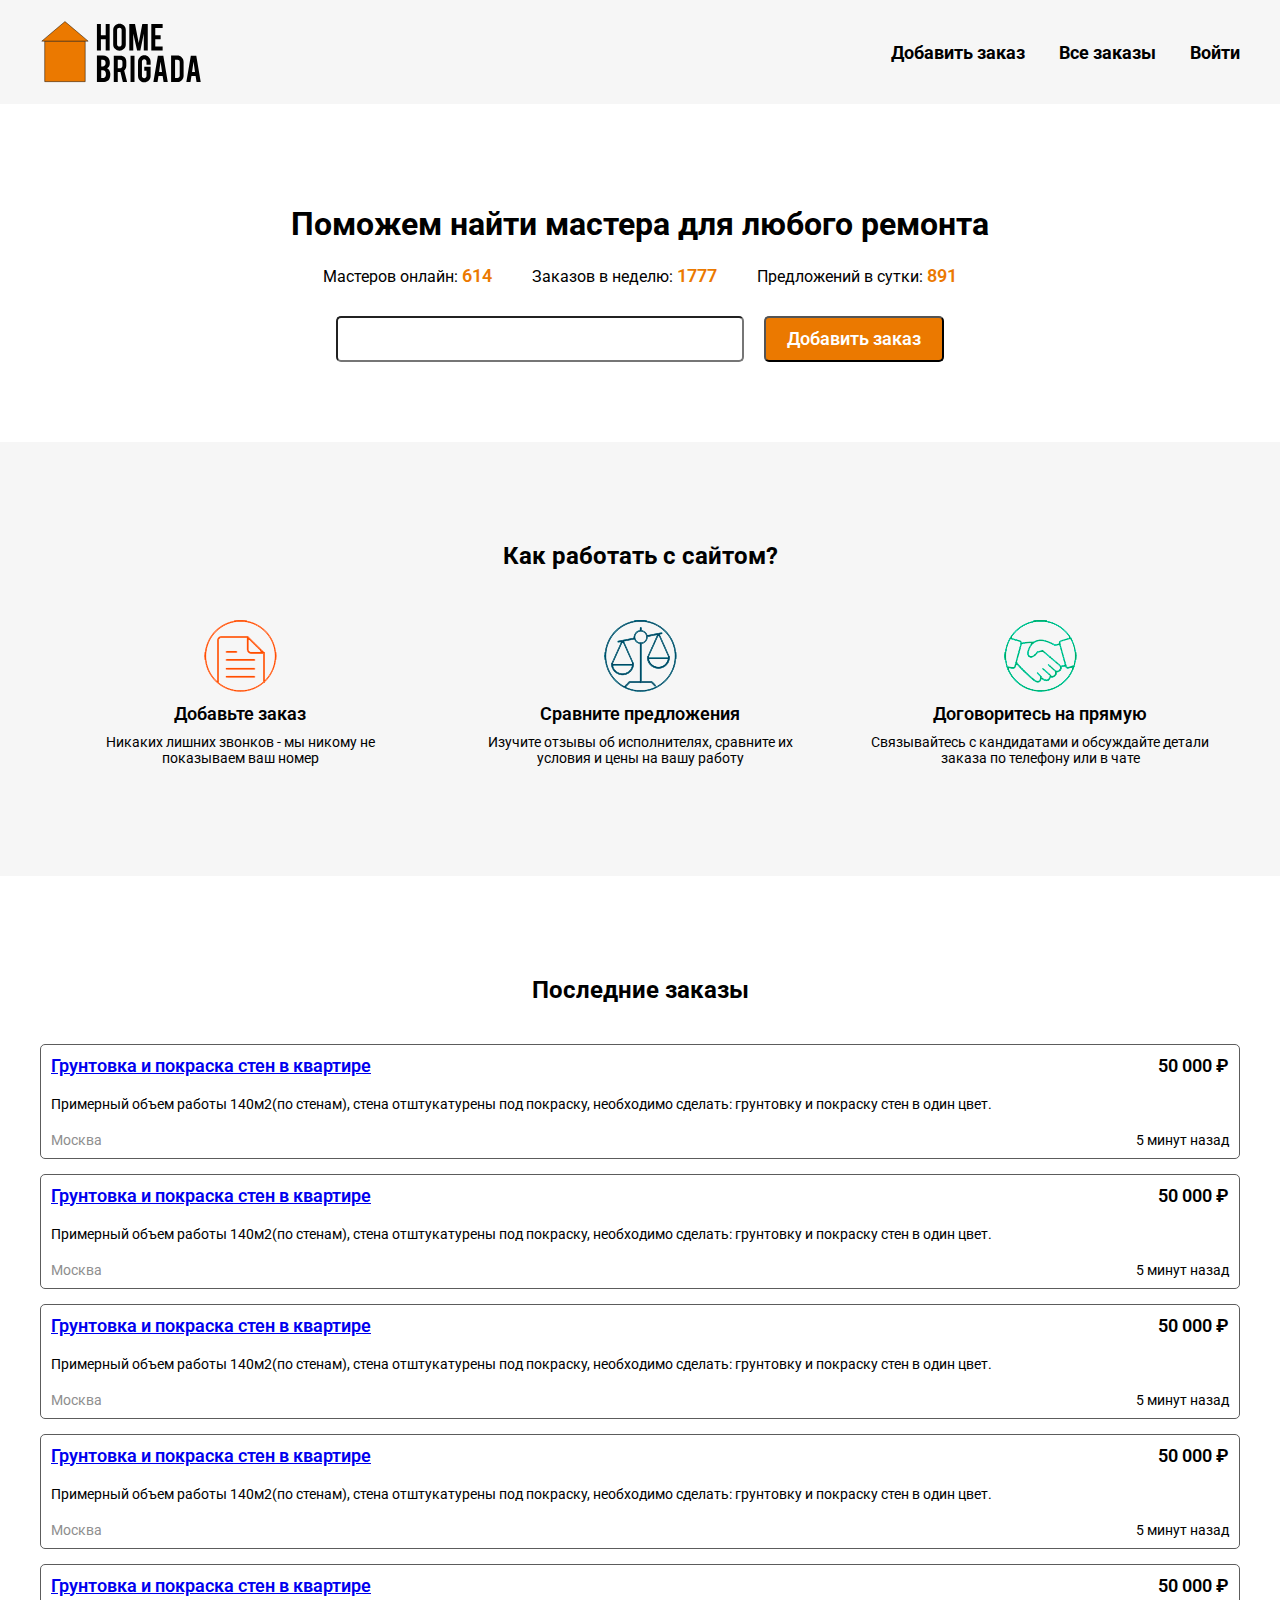
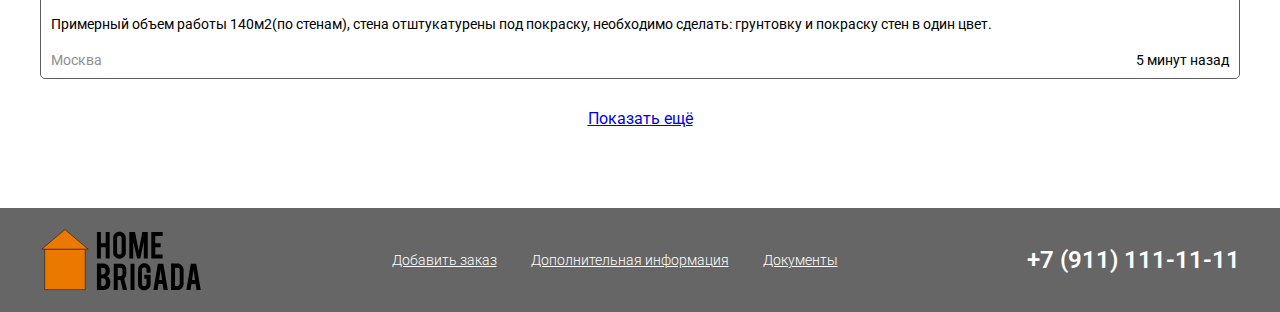
<file: index.html>
<!DOCTYPE html>
<html lang="en">
<head>
    <meta charset="UTF-8">
    <meta http-equiv="X-UA-Compatible" content="IE=edge">
    <meta name="viewport" content="width=device-width, initial-scale=1.0">
    <title>Главная страница - Home Brigada</title>
    <meta name="description" content="Сайт по подбору строительных бригад"/>
    <meta name="keywords" content="подбор, строительная, бригада, заказ, исполнитель" />
    <meta property="og:title" content="Главная страница - Home Brigada"/>
    <meta property="og:description" content="Сайт по подбору строительных бригад"/>
    <meta property="og:site_name" content="Home Brigada"/>
    <meta property="og:image" content="https://raw.githubusercontent.com/sleepyElph/sleepyElph.github.io/main/images/logo.png"/>
    <meta property="og:image:width" content="1200"/>
    <meta property="og:image:height" content="630"/>
    <meta property="og:type" content="website"/>
    <meta property="og:url" content="https://sleepyElph.github.io/"/>

    <link rel="stylesheet" href="css/index.css">

    <meta name="yandex-verification" content="b8d31811151a1e38" />

    <!-- Yandex.Metrika counter -->
    <script type="text/javascript" >
        (function(m,e,t,r,i,k,a){m[i]=m[i]||function(){(m[i].a=m[i].a||[]).push(arguments)};
        m[i].l=1*new Date();k=e.createElement(t),a=e.getElementsByTagName(t)[0],k.async=1,k.src=r,a.parentNode.insertBefore(k,a)})
        (window, document, "script", "https://mc.yandex.ru/metrika/tag.js", "ym");
    
        ym(81015304, "init", {
            clickmap:true,
            trackLinks:true,
            accurateTrackBounce:true,
            webvisor:true
        });
    </script>
    <noscript><div><img src="https://mc.yandex.ru/watch/81015304" style="position:absolute; left:-9999px;" alt="" /></div></noscript>
    <!-- /Yandex.Metrika counter -->
</head>
<body>
    <!-- Шапка -->
    <header class="block">
        <div class="block__wrapper">
            <a class="logoWrapper" href="index.html">
                <img src="images/logo.svg" title="HOME BRIGADA" alt="Логотип компании Home Brigada" class="logo">
            </a>
            <div class="navigation">
                <a href="addOrder.html" class="navigation__link">Добавить заказ</a>
                <a href="allOrders.html" class="navigation__link">Все заказы</a>
                <a href="signIn.html" class="navigation__link">Войти</a>
            </div>
        </div>
    </header>

    <!-- Блок для поиска исполнителей -->
    <div class="block" id="searchBlock">
        <div class="block__wrapper">
            <h1>Поможем найти мастера для любого ремонта</h1>
            <div class="description">
                <div class="description__item">Мастеров онлайн: <span class="description__count">614</span></div>
                <div class="description__item">Заказов в неделю: <span class="description__count">1777</span></div>
                <div class="description__item">Предложений в сутки: <span class="description__count">891</span></div>
            </div>
            <form class="search" action="addOrder.html">
                <input type="text" class="search__input">
                <button class="search__button">Добавить заказ</button>
            </form>
        </div>
    </div>

    <!-- Как работать с сайтом -->
    <div class="block" id="howWork">
        <div class="block__wrapper">
            <h2>Как работать с сайтом?</h2>
            <div class="cardsWrapper">
                <div class="card">
                    <div class="card__image">
                        <img src="images/card1.png" title="Добавить заказ" alt="Добавить заказ на сайте Home Brigada">
                    </div>
                    <div class="card__title">Добавьте заказ</div>
                    <div class="card__description">
                        Никаких лишних звонков - мы никому
                        не показываем ваш номер
                    </div>
                </div>
                <div class="card">
                    <div class="card__image">
                        <img src="images/card2.png" title="Добавить заказ" alt="Добавить заказ на сайте Home Brigada">
                    </div>
                    <div class="card__title">Сравните предложения</div>
                    <div class="card__description">
                        Изучите отзывы об исполнителях, сравните
                        их условия и цены на вашу работу
                    </div>
                </div>
                <div class="card">
                    <div class="card__image">
                        <img src="images/card3.png" title="Добавить заказ" alt="Добавить заказ на сайте Home Brigada">
                    </div>
                    <div class="card__title">Договоритесь на прямую</div>
                    <div class="card__description">
                        Связывайтесь с кандидатами и обсуждайте
                        детали заказа по телефону или в чате
                    </div>
                </div>
            </div>
        </div>
    </div>

    <!-- Последние заказы -->
    <div class="block" id="lastOrders">
        <div class="block__wrapper">
            <h2>Последние заказы</h2>
            <div class="orders">
                <div class="order">
                    <div class="order__header">
                        <a href="order.html" class="order__title">Грунтовка и покраска стен в квартире</a>
                        <div class="order__price">50 000 ₽</div>
                    </div>
                    <div class="order__description">
                        Примерный объем работы 140м2(по стенам), стена отштукатурены под покраску, необходимо сделать: грунтовку и покраску стен в один цвет.
                    </div>
                    <div class="order__footer">
                        <div class="order__city">Москва</div>
                        <div class="order__time">5 минут назад</div>
                    </div>
                </div>
                <div class="order">
                    <div class="order__header">
                        <a href="order.html" class="order__title">Грунтовка и покраска стен в квартире</a>
                        <div class="order__price">50 000 ₽</div>
                    </div>
                    <div class="order__description">
                        Примерный объем работы 140м2(по стенам), стена отштукатурены под покраску, необходимо сделать: грунтовку и покраску стен в один цвет.
                    </div>
                    <div class="order__footer">
                        <div class="order__city">Москва</div>
                        <div class="order__time">5 минут назад</div>
                    </div>
                </div>
                <div class="order">
                    <div class="order__header">
                        <a href="order.html" class="order__title">Грунтовка и покраска стен в квартире</a>
                        <div class="order__price">50 000 ₽</div>
                    </div>
                    <div class="order__description">
                        Примерный объем работы 140м2(по стенам), стена отштукатурены под покраску, необходимо сделать: грунтовку и покраску стен в один цвет.
                    </div>
                    <div class="order__footer">
                        <div class="order__city">Москва</div>
                        <div class="order__time">5 минут назад</div>
                    </div>
                </div>
                <div class="order">
                    <div class="order__header">
                        <a href="order.html" class="order__title">Грунтовка и покраска стен в квартире</a>
                        <div class="order__price">50 000 ₽</div>
                    </div>
                    <div class="order__description">
                        Примерный объем работы 140м2(по стенам), стена отштукатурены под покраску, необходимо сделать: грунтовку и покраску стен в один цвет.
                    </div>
                    <div class="order__footer">
                        <div class="order__city">Москва</div>
                        <div class="order__time">5 минут назад</div>
                    </div>
                </div>
                <div class="order">
                    <div class="order__header">
                        <a href="order.html" class="order__title">Грунтовка и покраска стен в квартире</a>
                        <div class="order__price">50 000 ₽</div>
                    </div>
                    <div class="order__description">
                        Примерный объем работы 140м2(по стенам), стена отштукатурены под покраску, необходимо сделать: грунтовку и покраску стен в один цвет.
                    </div>
                    <div class="order__footer">
                        <div class="order__city">Москва</div>
                        <div class="order__time">5 минут назад</div>
                    </div>
                </div>
            </div>
            <a href="allOrders.html" class="showMore">Показать ещё</a>
        </div>
    </div>

    <!-- Футер -->
    <footer class="block">
        <div class="block__wrapper">
            <div class="logoWrapper">
                <img src="images/logo.svg" title="HOME BRIGADA" alt="Логотип компании Home Brigada" class="logo">
            </div>
            <div class="footerLinks">
                <a href="addOrder.html" class="footerLinks__link">Добавить заказ</a>
                <a href="secondary.html" class="footerLinks__link">Дополнительная информация</a>
                <a href="documents.html" class="footerLinks__link">Документы</a>
            </div>
            <a href="tel:+79111111111" class="footerPhone">+7 (911) 111-11-11</a>
        </div>
    </footer>
</body>
</html>
</file>
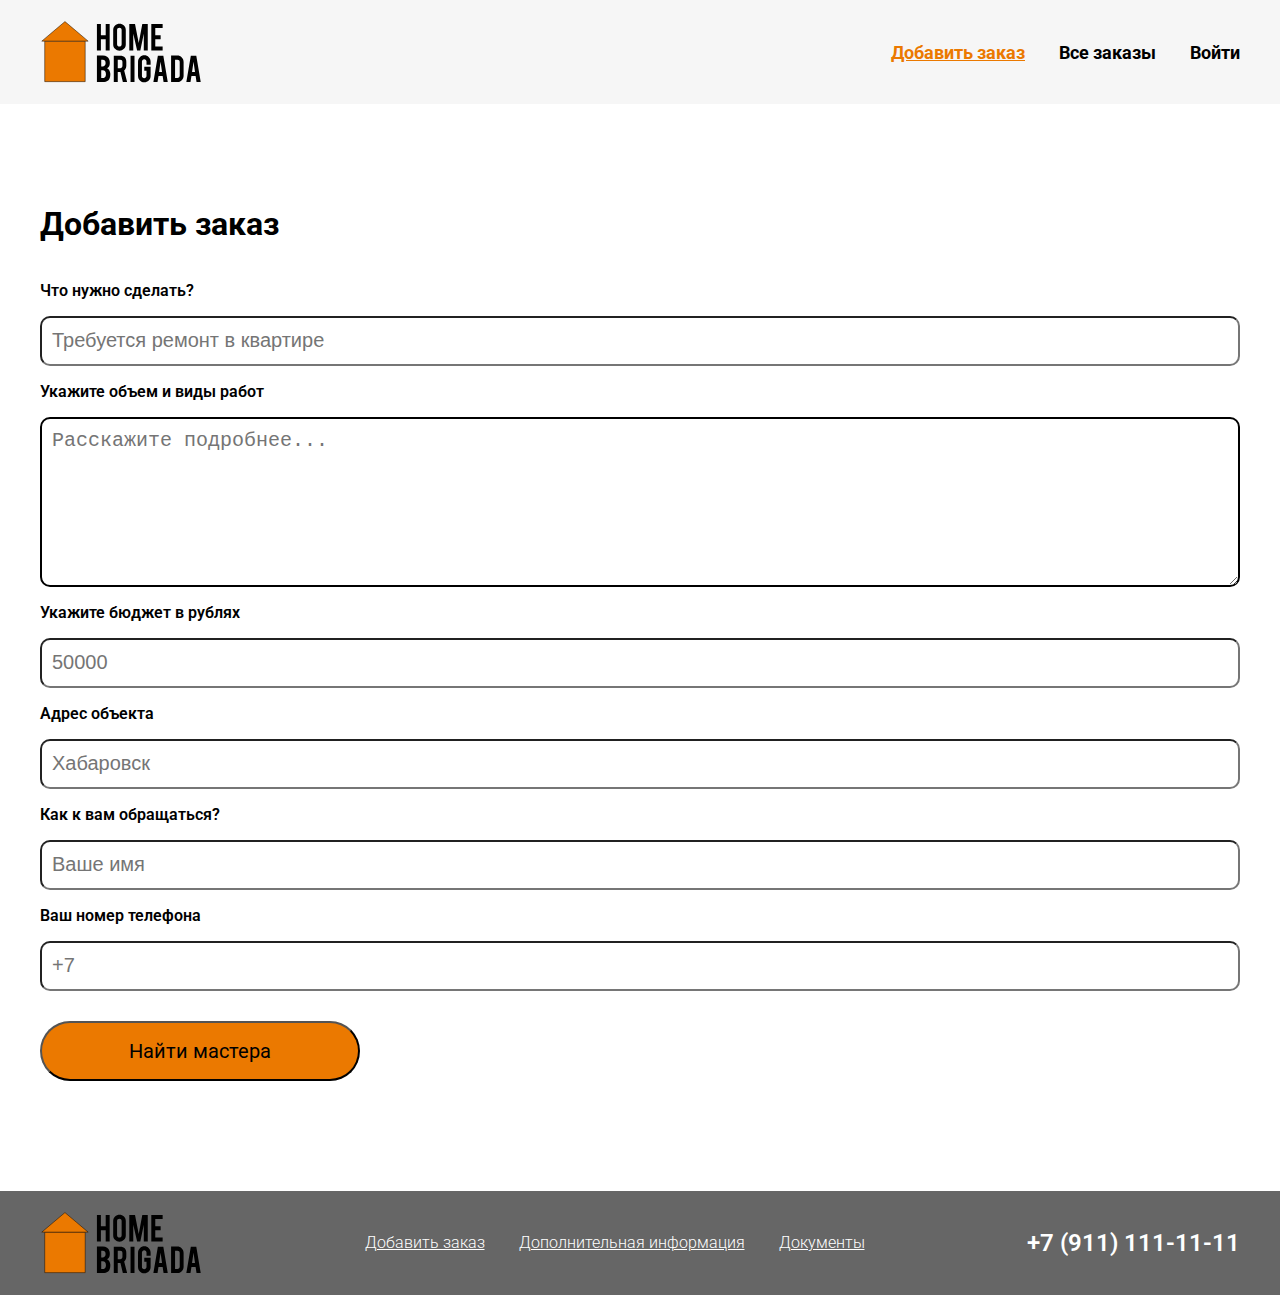
<file: addOrder.html>
<!DOCTYPE html>
<html lang="en">
<head>
    <meta charset="UTF-8">
    <meta http-equiv="X-UA-Compatible" content="IE=edge">
    <meta name="viewport" content="width=device-width, initial-scale=1.0">
    <title>Добавить заказ - Home Brigada</title>
    <meta name="description" content="Добавление своего заказа на подбор строительной бригады"/>
    <meta name="keywords" content="подбор, строительная, бригада, заказ, исполнитель" />
    <meta property="og:title" content="Добавить заказ - Home Brigada"/>
    <meta property="og:description" content="Добавление своего заказа на подбор строительной бригады"/>
    <meta property="og:site_name" content="Home Brigada"/>
    <meta property="og:image" content="https://raw.githubusercontent.com/sleepyElph/sleepyElph.github.io/main/images/logo.png"/>
    <meta property="og:image:width" content="1200"/>
    <meta property="og:image:height" content="630"/>
    <meta property="og:type" content="website"/>
    <meta property="og:url" content="https://sleepyElph.github.io/"/>

    <link rel="stylesheet" href="css/addOrder.css">

    <meta name="yandex-verification" content="b8d31811151a1e38" />

    <!-- Yandex.Metrika counter -->
    <script type="text/javascript" >
        (function(m,e,t,r,i,k,a){m[i]=m[i]||function(){(m[i].a=m[i].a||[]).push(arguments)};
        m[i].l=1*new Date();k=e.createElement(t),a=e.getElementsByTagName(t)[0],k.async=1,k.src=r,a.parentNode.insertBefore(k,a)})
        (window, document, "script", "https://mc.yandex.ru/metrika/tag.js", "ym");
    
        ym(81015304, "init", {
            clickmap:true,
            trackLinks:true,
            accurateTrackBounce:true,
            webvisor:true
        });
    </script>
    <noscript><div><img src="https://mc.yandex.ru/watch/81015304" style="position:absolute; left:-9999px;" alt="" /></div></noscript>
    <!-- /Yandex.Metrika counter -->
</head>
<body>
    <header class="block">
        <div class="block__wrapper">
            <a class="logoWrapper" href="index.html">
                <img src="images/logo.svg" title="HOME BRIGADA" alt="Логотип компании Home Brigada" class="logo">
            </a>
            <div class="navigation">
                <a href="addOrder.html" class="navigation__link navigation__active">Добавить заказ</a>
                <a href="allOrders.html" class="navigation__link">Все заказы</a>
                <a href="signIn.html" class="navigation__link">Войти</a>
            </div>
        </div>
    </header>

    <div class="block" id="addOrder">
        <div class="block__wrapper">
            <h1>Добавить заказ</h1>
            <form class="addOrder" action="allOrders.html">
                <p>Что нужно сделать?</p>
                <input type="text" placeholder="Требуется ремонт в квартире">
                <p>Укажите объем и виды работ</p>
                <textarea name="description" id="" cols="30" rows="10" placeholder="Расскажите подробнее..."></textarea>
                <p>Укажите бюджет в рублях</p>
                <input type="number" placeholder="50000">
                <p>Адрес объекта</p>
                <input type="text" placeholder="Хабаровск">
                <p>Как к вам обращаться?</p>
                <input type="text" placeholder="Ваше имя">
                <p>Ваш номер телефона</p>
                <input type="tel" placeholder="+7">
                <button type="submit">Найти мастера</button>
            </form>
        </div>
    </div>

    <footer class="block">
        <div class="block__wrapper">
            <div class="logoWrapper">
                <img src="images/logo.svg" title="HOME BRIGADA" alt="Логотип компании Home Brigada" class="logo">
            </div>
            <div class="footerLinks">
                <a href="addOrder.html" class="footerLinks__link">Добавить заказ</a>
                <a href="secondary.html" class="footerLinks__link">Дополнительная информация</a>
                <a href="documents.html" class="footerLinks__link">Документы</a>
            </div>
            <a href="tel:+79111111111" class="footerPhone">+7 (911) 111-11-11</a>
        </div>
    </footer>
</body>
</html>
</file>
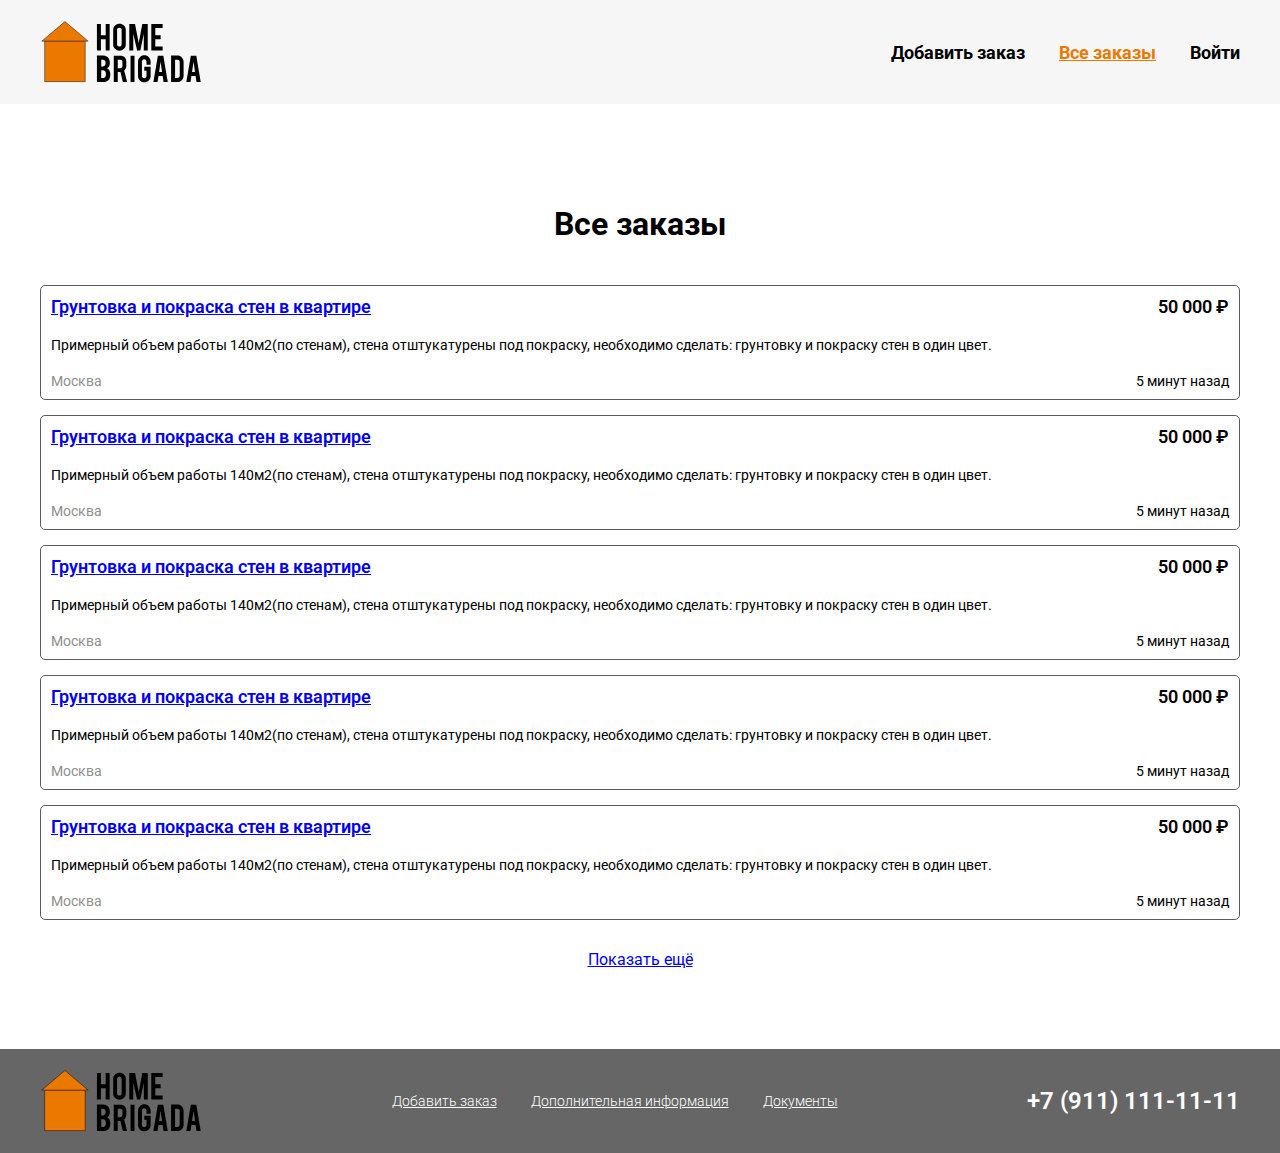
<file: allOrders.html>
<!DOCTYPE html>
<html lang="en">
<head>
    <meta charset="UTF-8">
    <meta http-equiv="X-UA-Compatible" content="IE=edge">
    <meta name="viewport" content="width=device-width, initial-scale=1.0">
    <title>Список всех заказов - Home Brigada</title>
    <meta name="description" content="Посмотрите все заказы на подбор строительной бригады"/>
    <meta name="keywords" content="подбор, строительная, бригада, заказ, исполнитель" />
    <meta property="og:title" content="Список всех заказов - Home Brigada"/>
    <meta property="og:description" content="Посмотрите все заказы на подбор строительной бригады"/>
    <meta property="og:site_name" content="Home Brigada"/>
    <meta property="og:image" content="https://raw.githubusercontent.com/sleepyElph/sleepyElph.github.io/main/images/logo.png"/>
    <meta property="og:image:width" content="1200"/>
    <meta property="og:image:height" content="630"/>
    <meta property="og:type" content="website"/>
    <meta property="og:url" content="https://sleepyElph.github.io/"/>

    <link rel="stylesheet" href="css/allOrders.css">

    <meta name="yandex-verification" content="b8d31811151a1e38" />

    <!-- Yandex.Metrika counter -->
    <script type="text/javascript" >
        (function(m,e,t,r,i,k,a){m[i]=m[i]||function(){(m[i].a=m[i].a||[]).push(arguments)};
        m[i].l=1*new Date();k=e.createElement(t),a=e.getElementsByTagName(t)[0],k.async=1,k.src=r,a.parentNode.insertBefore(k,a)})
        (window, document, "script", "https://mc.yandex.ru/metrika/tag.js", "ym");
    
        ym(81015304, "init", {
            clickmap:true,
            trackLinks:true,
            accurateTrackBounce:true,
            webvisor:true
        });
    </script>
    <noscript><div><img src="https://mc.yandex.ru/watch/81015304" style="position:absolute; left:-9999px;" alt="" /></div></noscript>
    <!-- /Yandex.Metrika counter -->
</head>
<body>
    <header class="block">
        <div class="block__wrapper">
            <a class="logoWrapper" href="index.html">
                <img src="images/logo.svg" title="HOME BRIGADA" alt="Логотип компании Home Brigada" class="logo">
            </a>
            <div class="navigation">
                <a href="addOrder.html" class="navigation__link">Добавить заказ</a>
                <a href="allOrders.html" class="navigation__link navigation__active">Все заказы</a>
                <a href="signIn.html" class="navigation__link">Войти</a>
            </div>
        </div>
    </header>

    <div class="block" id="lastOrders">
        <div class="block__wrapper">
            <h1>Все заказы</h1>
            <div class="orders">
                <div class="order">
                    <div class="order__header">
                        <a href="order.html" class="order__title">Грунтовка и покраска стен в квартире</a>
                        <div class="order__price">50 000 ₽</div>
                    </div>
                    <div class="order__description">
                        Примерный объем работы 140м2(по стенам), стена отштукатурены под покраску, необходимо сделать: грунтовку и покраску стен в один цвет.
                    </div>
                    <div class="order__footer">
                        <div class="order__city">Москва</div>
                        <div class="order__time">5 минут назад</div>
                    </div>
                </div>
                <div class="order">
                    <div class="order__header">
                        <a href="order.html" class="order__title">Грунтовка и покраска стен в квартире</a>
                        <div class="order__price">50 000 ₽</div>
                    </div>
                    <div class="order__description">
                        Примерный объем работы 140м2(по стенам), стена отштукатурены под покраску, необходимо сделать: грунтовку и покраску стен в один цвет.
                    </div>
                    <div class="order__footer">
                        <div class="order__city">Москва</div>
                        <div class="order__time">5 минут назад</div>
                    </div>
                </div>
                <div class="order">
                    <div class="order__header">
                        <a href="order.html" class="order__title">Грунтовка и покраска стен в квартире</a>
                        <div class="order__price">50 000 ₽</div>
                    </div>
                    <div class="order__description">
                        Примерный объем работы 140м2(по стенам), стена отштукатурены под покраску, необходимо сделать: грунтовку и покраску стен в один цвет.
                    </div>
                    <div class="order__footer">
                        <div class="order__city">Москва</div>
                        <div class="order__time">5 минут назад</div>
                    </div>
                </div>
                <div class="order">
                    <div class="order__header">
                        <a href="order.html" class="order__title">Грунтовка и покраска стен в квартире</a>
                        <div class="order__price">50 000 ₽</div>
                    </div>
                    <div class="order__description">
                        Примерный объем работы 140м2(по стенам), стена отштукатурены под покраску, необходимо сделать: грунтовку и покраску стен в один цвет.
                    </div>
                    <div class="order__footer">
                        <div class="order__city">Москва</div>
                        <div class="order__time">5 минут назад</div>
                    </div>
                </div>
                <div class="order">
                    <div class="order__header">
                        <a href="order.html" class="order__title">Грунтовка и покраска стен в квартире</a>
                        <div class="order__price">50 000 ₽</div>
                    </div>
                    <div class="order__description">
                        Примерный объем работы 140м2(по стенам), стена отштукатурены под покраску, необходимо сделать: грунтовку и покраску стен в один цвет.
                    </div>
                    <div class="order__footer">
                        <div class="order__city">Москва</div>
                        <div class="order__time">5 минут назад</div>
                    </div>
                </div>
            </div>
            <a href="allOrders.html" class="showMore">Показать ещё</a>
        </div>
    </div>

    <footer class="block">
        <div class="block__wrapper">
            <div class="logoWrapper">
                <img src="images/logo.svg" title="HOME BRIGADA" alt="Логотип компании Home Brigada" class="logo">
            </div>
            <div class="footerLinks">
                <a href="addOrder.html" class="footerLinks__link">Добавить заказ</a>
                <a href="secondary.html" class="footerLinks__link">Дополнительная информация</a>
                <a href="documents.html" class="footerLinks__link">Документы</a>
            </div>
            <a href="tel:+79111111111" class="footerPhone">+7 (911) 111-11-11</a>
        </div>
    </footer>
</body>
</html>
</file>
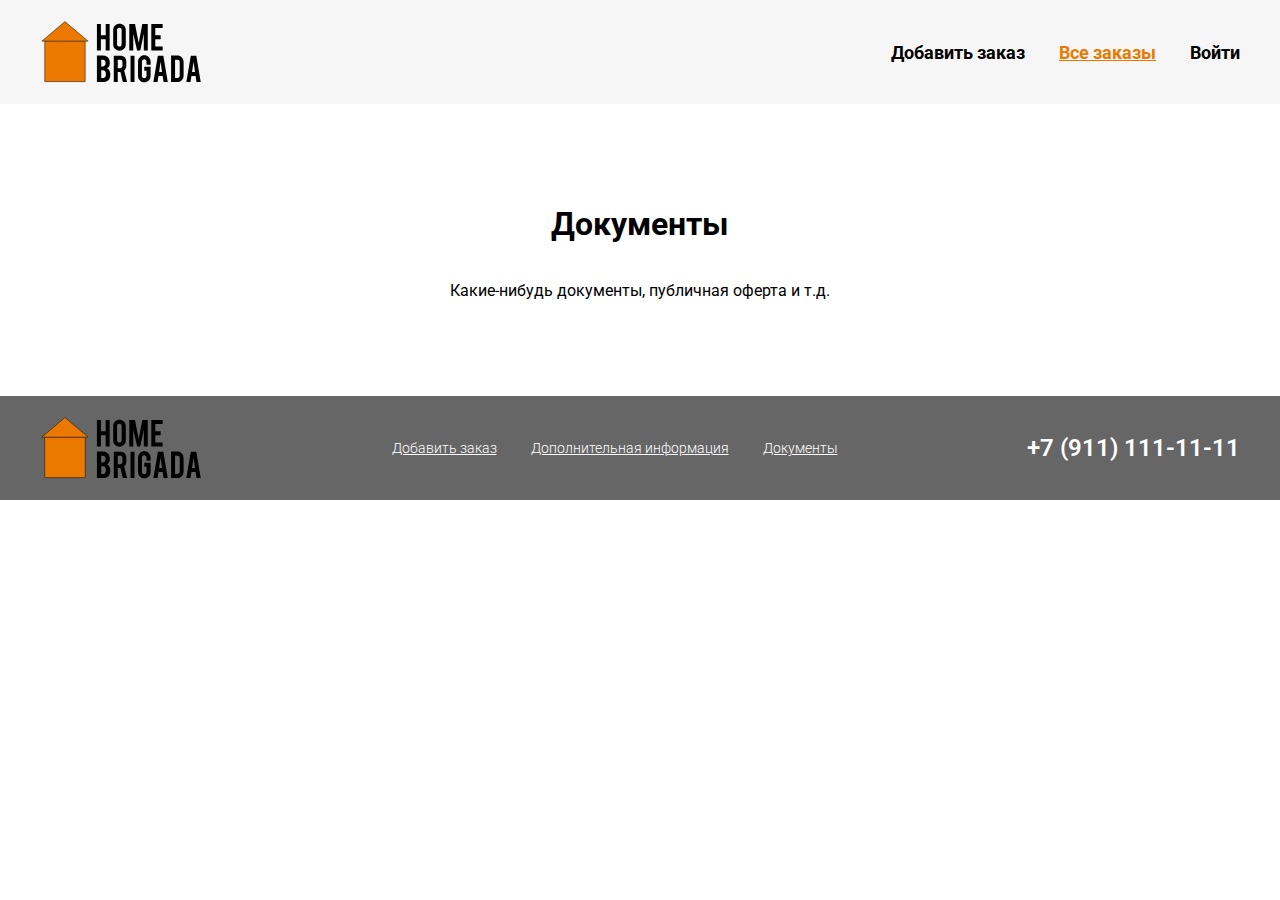
<file: documents.html>
<!DOCTYPE html>
<html lang="en">
<head>
    <meta charset="UTF-8">
    <meta http-equiv="X-UA-Compatible" content="IE=edge">
    <meta name="viewport" content="width=device-width, initial-scale=1.0">
    <title>Документы - Home Brigada</title>
    <meta name="description" content="Какие-нибудь документы, публичная оферта и т.д."/>
    <meta name="keywords" content="подбор, строительная, бригада, заказ, исполнитель" />
    <meta property="og:title" content="Документы - Home Brigada"/>
    <meta property="og:description" content="Какие-нибудь документы, публичная оферта и т.д."/>
    <meta property="og:site_name" content="Home Brigada"/>
    <meta property="og:image" content="https://raw.githubusercontent.com/sleepyElph/sleepyElph.github.io/main/images/logo.png"/>
    <meta property="og:image:width" content="1200"/>
    <meta property="og:image:height" content="630"/>
    <meta property="og:type" content="website"/>
    <meta property="og:url" content="https://sleepyElph.github.io/"/>

    <link rel="stylesheet" href="css/order.css">

    <meta name="yandex-verification" content="b8d31811151a1e38" />

    <!-- Yandex.Metrika counter -->
    <script type="text/javascript" >
        (function(m,e,t,r,i,k,a){m[i]=m[i]||function(){(m[i].a=m[i].a||[]).push(arguments)};
        m[i].l=1*new Date();k=e.createElement(t),a=e.getElementsByTagName(t)[0],k.async=1,k.src=r,a.parentNode.insertBefore(k,a)})
        (window, document, "script", "https://mc.yandex.ru/metrika/tag.js", "ym");
    
        ym(81015304, "init", {
            clickmap:true,
            trackLinks:true,
            accurateTrackBounce:true,
            webvisor:true
        });
    </script>
    <noscript><div><img src="https://mc.yandex.ru/watch/81015304" style="position:absolute; left:-9999px;" alt="" /></div></noscript>
    <!-- /Yandex.Metrika counter -->
</head>
<body>
    <header class="block">
        <div class="block__wrapper">
            <a class="logoWrapper" href="index.html">
                <img src="images/logo.svg" title="HOME BRIGADA" alt="Логотип компании Home Brigada" class="logo">
            </a>
            <div class="navigation">
                <a href="addOrder.html" class="navigation__link">Добавить заказ</a>
                <a href="allOrders.html" class="navigation__link navigation__active">Все заказы</a>
                <a href="signIn.html" class="navigation__link">Войти</a>
            </div>
        </div>
    </header>

    <div class="block" id="aboutOrder">
        <div class="block__wrapper">
            <h1>Документы</h1>
            <p>Какие-нибудь документы, публичная оферта и т.д.</p>
        </div>
    </div>

    <footer class="block">
        <div class="block__wrapper">
            <div class="logoWrapper">
                <img src="images/logo.svg" title="HOME BRIGADA" alt="Логотип компании Home Brigada" class="logo">
            </div>
            <div class="footerLinks">
                <a href="addOrder.html" class="footerLinks__link">Добавить заказ</a>
                <a href="secondary.html" class="footerLinks__link">Дополнительная информация</a>
                <a href="documents.html" class="footerLinks__link">Документы</a>
            </div>
            <a href="tel:+79111111111" class="footerPhone">+7 (911) 111-11-11</a>
        </div>
    </footer>
</body>
</html>
</file>
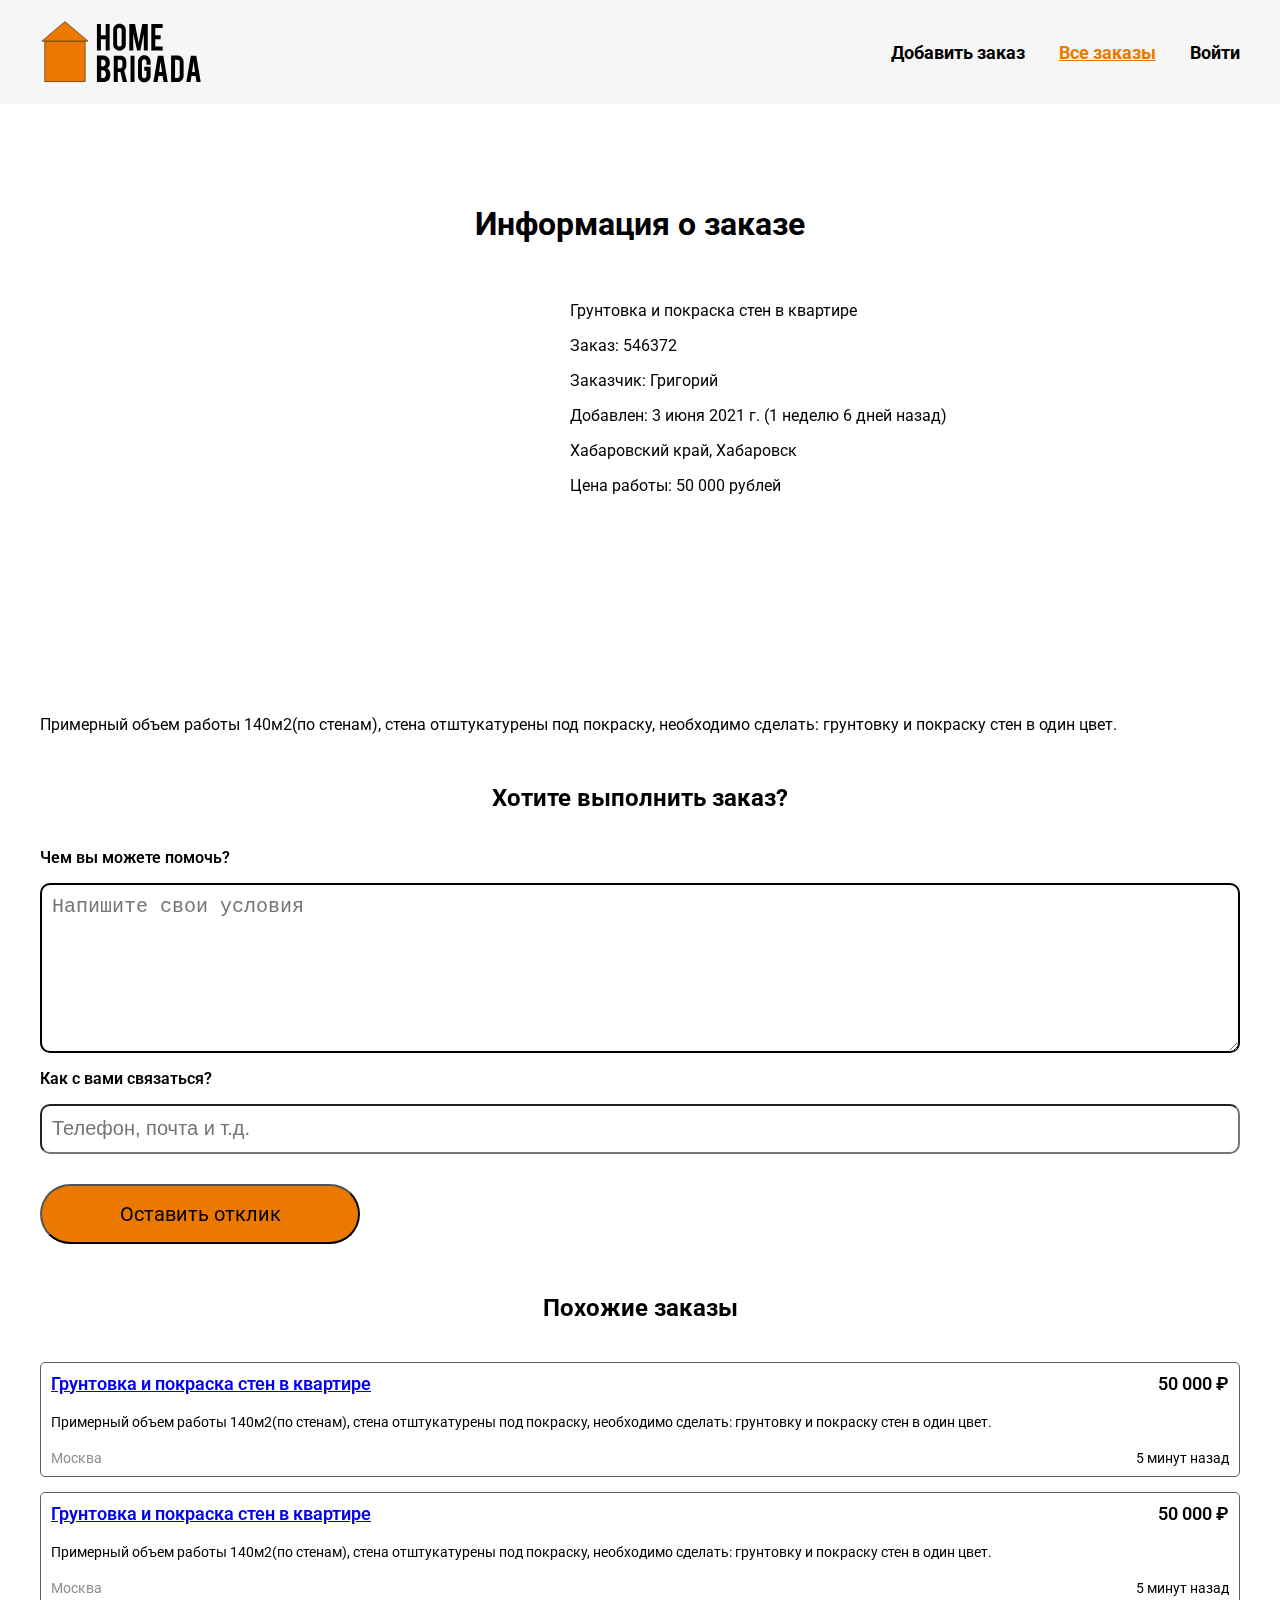
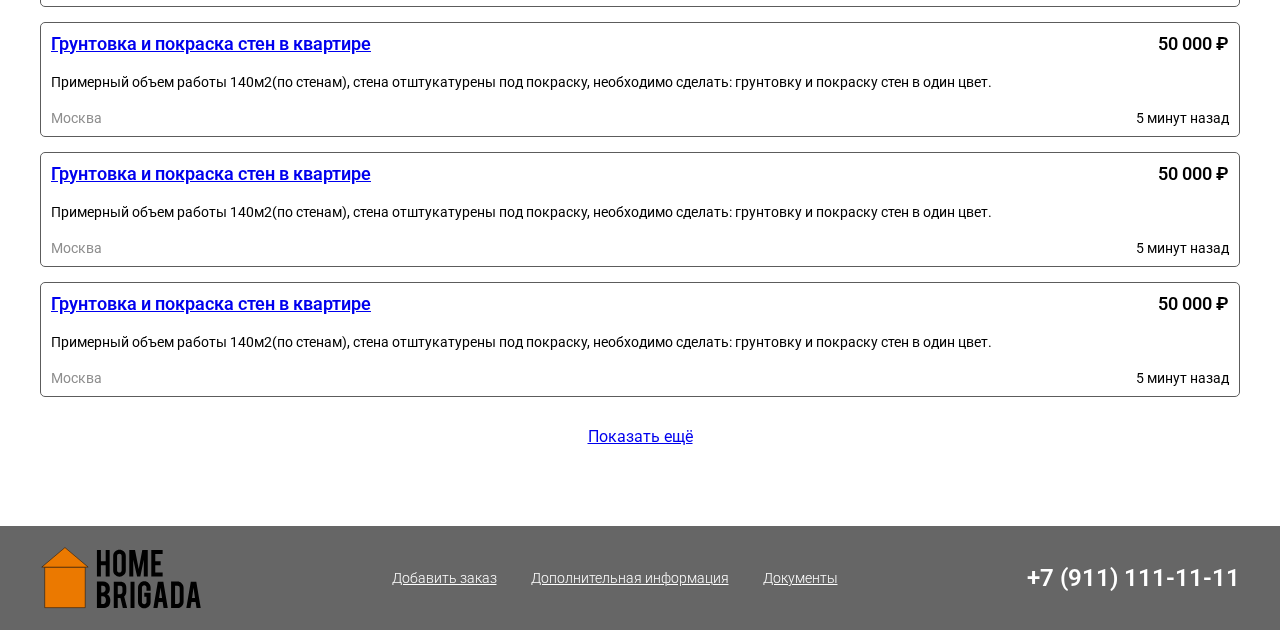
<file: order.html>
<!DOCTYPE html>
<html lang="en">
<head>
    <meta charset="UTF-8">
    <meta http-equiv="X-UA-Compatible" content="IE=edge">
    <meta name="viewport" content="width=device-width, initial-scale=1.0">
    <title>Информация о заказе - Home Brigada</title>
    <meta name="description" content="Посмотрите информацию об этом заказе и свяжитесь с заказчиком"/>
    <meta name="keywords" content="подбор, строительная, бригада, заказ, исполнитель" />
    <meta property="og:title" content="Информация о заказе - Home Brigada"/>
    <meta property="og:description" content="Посмотрите информацию об этом заказе и свяжитесь с заказчиком"/>
    <meta property="og:site_name" content="Home Brigada"/>
    <meta property="og:image" content="https://raw.githubusercontent.com/sleepyElph/sleepyElph.github.io/main/images/logo.png"/>
    <meta property="og:image:width" content="1200"/>
    <meta property="og:image:height" content="630"/>
    <meta property="og:type" content="website"/>
    <meta property="og:url" content="https://sleepyElph.github.io/"/>

    <link rel="stylesheet" href="css/order.css">

    <meta name="yandex-verification" content="b8d31811151a1e38" />

    <!-- Yandex.Metrika counter -->
    <script type="text/javascript" >
        (function(m,e,t,r,i,k,a){m[i]=m[i]||function(){(m[i].a=m[i].a||[]).push(arguments)};
        m[i].l=1*new Date();k=e.createElement(t),a=e.getElementsByTagName(t)[0],k.async=1,k.src=r,a.parentNode.insertBefore(k,a)})
        (window, document, "script", "https://mc.yandex.ru/metrika/tag.js", "ym");
    
        ym(81015304, "init", {
            clickmap:true,
            trackLinks:true,
            accurateTrackBounce:true,
            webvisor:true
        });
    </script>
    <noscript><div><img src="https://mc.yandex.ru/watch/81015304" style="position:absolute; left:-9999px;" alt="" /></div></noscript>
    <!-- /Yandex.Metrika counter -->
</head>
<body>
    <header class="block">
        <div class="block__wrapper">
            <a class="logoWrapper" href="index.html">
                <img src="images/logo.svg" title="HOME BRIGADA" alt="Логотип компании Home Brigada" class="logo">
            </a>
            <div class="navigation">
                <a href="addOrder.html" class="navigation__link">Добавить заказ</a>
                <a href="allOrders.html" class="navigation__link navigation__active">Все заказы</a>
                <a href="signIn.html" class="navigation__link">Войти</a>
            </div>
        </div>
    </header>

    <div class="block" id="aboutOrder">
        <div class="block__wrapper">
            <h1>Информация о заказе</h1>
            <div class="orderInfo">
                <iframe class="orderInfo__map" src="https://yandex.ru/map-widget/v1/?um=constructor%3A50c48ad7c6efaefc288db3e4f7152df10c9f4a97eb001fa1009d220f162845b7&amp;source=constructor" width="500" height="400" frameborder="0"></iframe>
                <div class="orderInfo__info">
                    <p>Грунтовка и покраска стен в квартире</p>
                    <p>Заказ: 546372</p>
                    <p>Заказчик: Григорий</p>
                    <p>Добавлен: 3 июня 2021 г. (1 неделю 6 дней назад)</p>
                    <p>Хабаровский край, Хабаровск</p>
                    <p>Цена работы: 50 000 рублей</p>
                </div>
            </div>
            <div class="description">
                Примерный объем работы 140м2(по стенам), стена отштукатурены под покраску, необходимо сделать: грунтовку и покраску стен в один цвет.
            </div>
            <h2>Хотите выполнить заказ?</h2>
            <form class="callback" action="order.html">
                <p>Чем вы можете помочь?</p>
                <textarea name="" id="" cols="30" rows="10" placeholder="Напишите свои условия"></textarea>
                <p>Как с вами связаться?</p>
                <input type="text" placeholder="Телефон, почта и т.д.">
                <button type="submit">Оставить отклик</button>
            </form>
            <h2>Похожие заказы</h2>
            <div class="orders">
                <div class="order">
                    <div class="order__header">
                        <a href="order.html" class="order__title">Грунтовка и покраска стен в квартире</a>
                        <div class="order__price">50 000 ₽</div>
                    </div>
                    <div class="order__description">
                        Примерный объем работы 140м2(по стенам), стена отштукатурены под покраску, необходимо сделать: грунтовку и покраску стен в один цвет.
                    </div>
                    <div class="order__footer">
                        <div class="order__city">Москва</div>
                        <div class="order__time">5 минут назад</div>
                    </div>
                </div>
                <div class="order">
                    <div class="order__header">
                        <a href="order.html" class="order__title">Грунтовка и покраска стен в квартире</a>
                        <div class="order__price">50 000 ₽</div>
                    </div>
                    <div class="order__description">
                        Примерный объем работы 140м2(по стенам), стена отштукатурены под покраску, необходимо сделать: грунтовку и покраску стен в один цвет.
                    </div>
                    <div class="order__footer">
                        <div class="order__city">Москва</div>
                        <div class="order__time">5 минут назад</div>
                    </div>
                </div>
                <div class="order">
                    <div class="order__header">
                        <a href="order.html" class="order__title">Грунтовка и покраска стен в квартире</a>
                        <div class="order__price">50 000 ₽</div>
                    </div>
                    <div class="order__description">
                        Примерный объем работы 140м2(по стенам), стена отштукатурены под покраску, необходимо сделать: грунтовку и покраску стен в один цвет.
                    </div>
                    <div class="order__footer">
                        <div class="order__city">Москва</div>
                        <div class="order__time">5 минут назад</div>
                    </div>
                </div>
                <div class="order">
                    <div class="order__header">
                        <a href="order.html" class="order__title">Грунтовка и покраска стен в квартире</a>
                        <div class="order__price">50 000 ₽</div>
                    </div>
                    <div class="order__description">
                        Примерный объем работы 140м2(по стенам), стена отштукатурены под покраску, необходимо сделать: грунтовку и покраску стен в один цвет.
                    </div>
                    <div class="order__footer">
                        <div class="order__city">Москва</div>
                        <div class="order__time">5 минут назад</div>
                    </div>
                </div>
                <div class="order">
                    <div class="order__header">
                        <a href="order.html" class="order__title">Грунтовка и покраска стен в квартире</a>
                        <div class="order__price">50 000 ₽</div>
                    </div>
                    <div class="order__description">
                        Примерный объем работы 140м2(по стенам), стена отштукатурены под покраску, необходимо сделать: грунтовку и покраску стен в один цвет.
                    </div>
                    <div class="order__footer">
                        <div class="order__city">Москва</div>
                        <div class="order__time">5 минут назад</div>
                    </div>
                </div>
            </div>
            <a href="allOrders.html" class="showMore">Показать ещё</a>
        </div>
    </div>

    <footer class="block">
        <div class="block__wrapper">
            <div class="logoWrapper">
                <img src="images/logo.svg" title="HOME BRIGADA" alt="Логотип компании Home Brigada" class="logo">
            </div>
            <div class="footerLinks">
                <a href="addOrder.html" class="footerLinks__link">Добавить заказ</a>
                <a href="secondary.html" class="footerLinks__link">Дополнительная информация</a>
                <a href="documents.html" class="footerLinks__link">Документы</a>
            </div>
            <a href="tel:+79111111111" class="footerPhone">+7 (911) 111-11-11</a>
        </div>
    </footer>
</body>
</html>
</file>
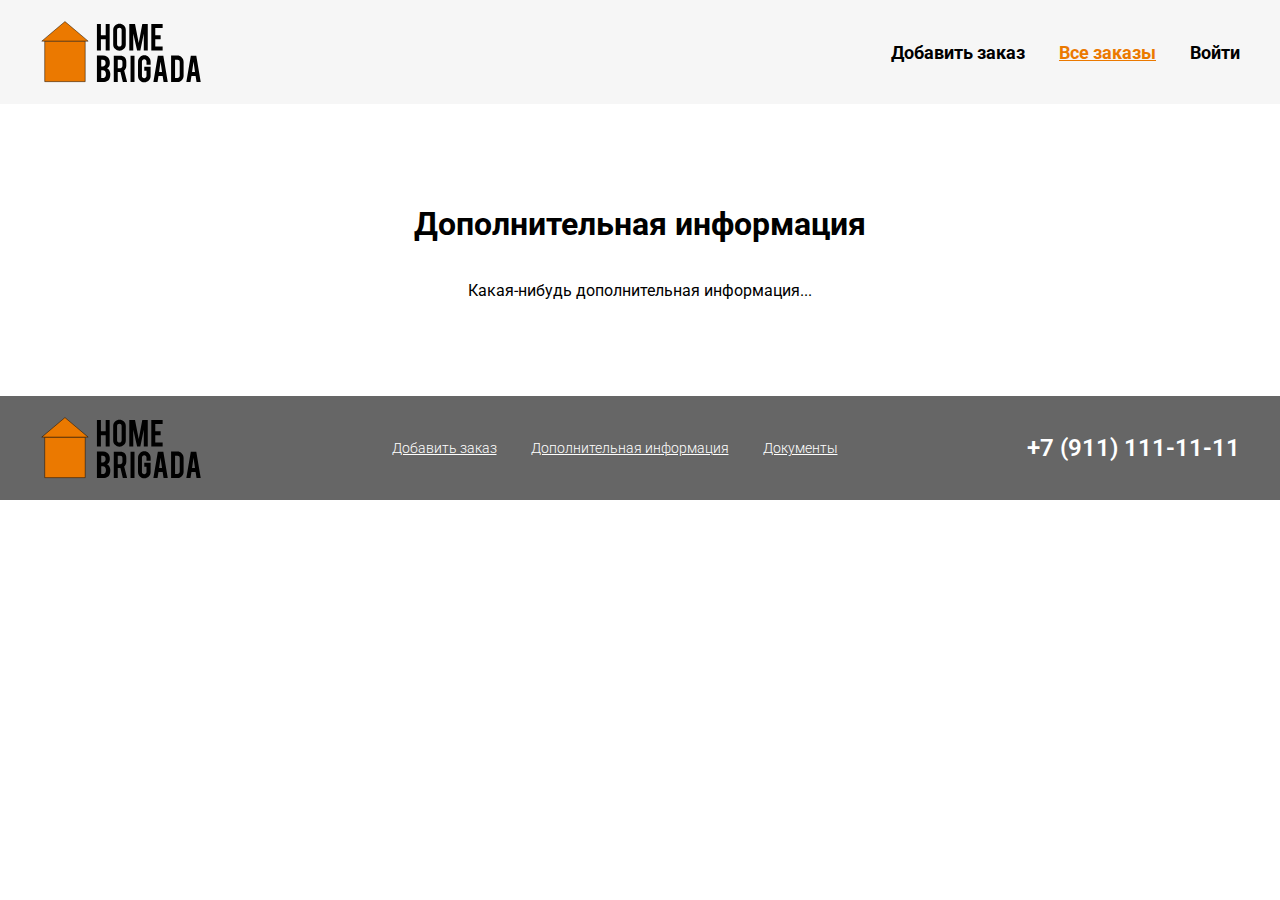
<file: secondary.html>
<!DOCTYPE html>
<html lang="en">
<head>
    <meta charset="UTF-8">
    <meta http-equiv="X-UA-Compatible" content="IE=edge">
    <meta name="viewport" content="width=device-width, initial-scale=1.0">
    <title>Дополнительная информация - Home Brigada</title>
    <meta name="description" content="Какая-нибудь дополнительная информация..."/>
    <meta name="keywords" content="подбор, строительная, бригада, заказ, исполнитель" />
    <meta property="og:title" content="Дополнительная информация - Home Brigada"/>
    <meta property="og:description" content="Какая-нибудь дополнительная информация..."/>
    <meta property="og:site_name" content="Home Brigada"/>
    <meta property="og:image" content="https://raw.githubusercontent.com/sleepyElph/sleepyElph.github.io/main/images/logo.png"/>
    <meta property="og:image:width" content="1200"/>
    <meta property="og:image:height" content="630"/>
    <meta property="og:type" content="website"/>
    <meta property="og:url" content="https://sleepyElph.github.io/"/>

    <link rel="stylesheet" href="css/order.css">

    <meta name="yandex-verification" content="b8d31811151a1e38" />

    <!-- Yandex.Metrika counter -->
    <script type="text/javascript" >
        (function(m,e,t,r,i,k,a){m[i]=m[i]||function(){(m[i].a=m[i].a||[]).push(arguments)};
        m[i].l=1*new Date();k=e.createElement(t),a=e.getElementsByTagName(t)[0],k.async=1,k.src=r,a.parentNode.insertBefore(k,a)})
        (window, document, "script", "https://mc.yandex.ru/metrika/tag.js", "ym");
    
        ym(81015304, "init", {
            clickmap:true,
            trackLinks:true,
            accurateTrackBounce:true,
            webvisor:true
        });
    </script>
    <noscript><div><img src="https://mc.yandex.ru/watch/81015304" style="position:absolute; left:-9999px;" alt="" /></div></noscript>
    <!-- /Yandex.Metrika counter -->
</head>
<body>
    <header class="block">
        <div class="block__wrapper">
            <a class="logoWrapper" href="index.html">
                <img src="images/logo.svg" title="HOME BRIGADA" alt="Логотип компании Home Brigada" class="logo">
            </a>
            <div class="navigation">
                <a href="addOrder.html" class="navigation__link">Добавить заказ</a>
                <a href="allOrders.html" class="navigation__link navigation__active">Все заказы</a>
                <a href="signIn.html" class="navigation__link">Войти</a>
            </div>
        </div>
    </header>

    <div class="block" id="aboutOrder">
        <div class="block__wrapper">
            <h1>Дополнительная информация</h1>
            <p>Какая-нибудь дополнительная информация...</p>
        </div>
    </div>

    <footer class="block">
        <div class="block__wrapper">
            <div class="logoWrapper">
                <img src="images/logo.svg" title="HOME BRIGADA" alt="Логотип компании Home Brigada" class="logo">
            </div>
            <div class="footerLinks">
                <a href="addOrder.html" class="footerLinks__link">Добавить заказ</a>
                <a href="secondary.html" class="footerLinks__link">Дополнительная информация</a>
                <a href="documents.html" class="footerLinks__link">Документы</a>
            </div>
            <a href="tel:+79111111111" class="footerPhone">+7 (911) 111-11-11</a>
        </div>
    </footer>
</body>
</html>
</file>
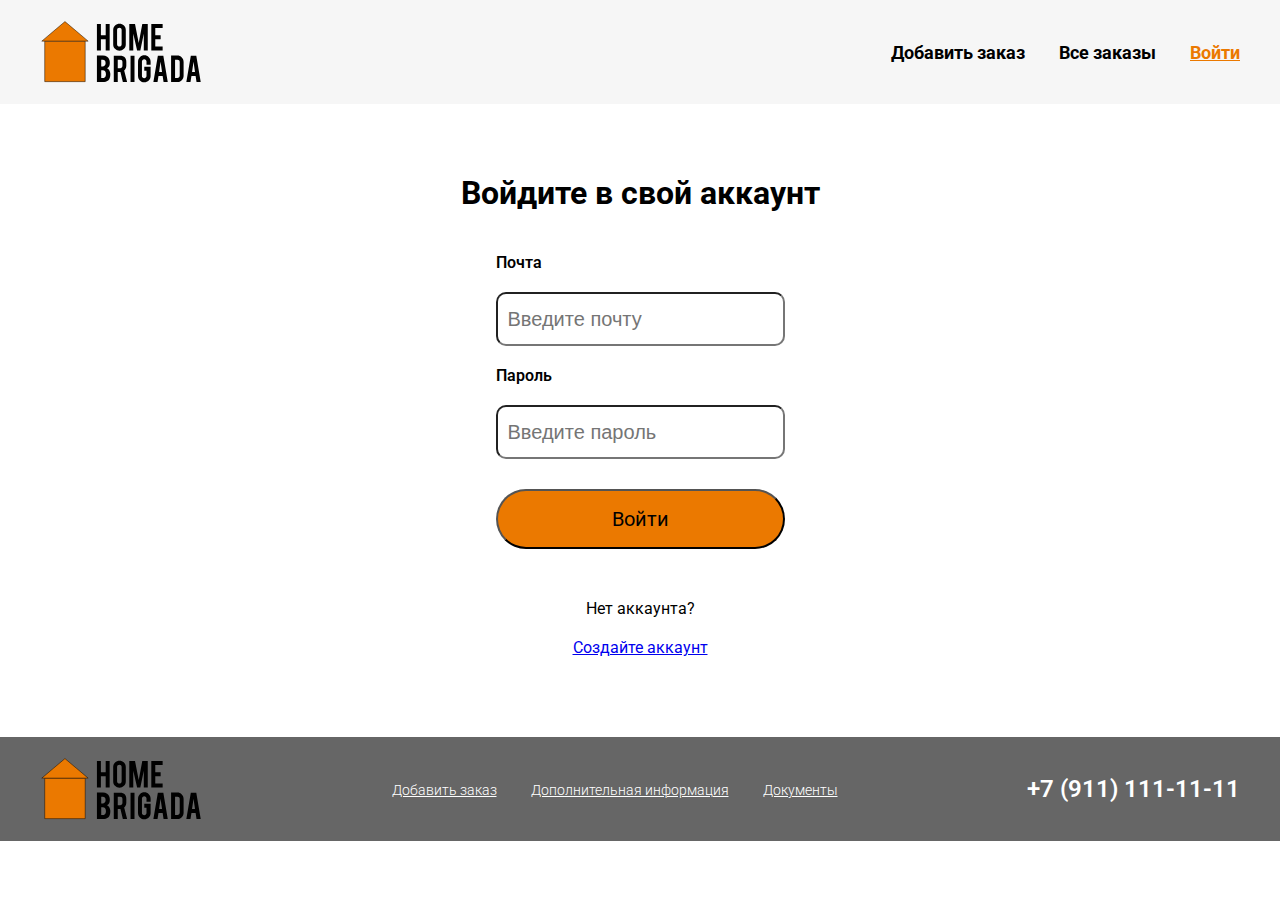
<file: signIn.html>
<!DOCTYPE html>
<html lang="en">
<head>
    <meta charset="UTF-8">
    <meta http-equiv="X-UA-Compatible" content="IE=edge">
    <meta name="viewport" content="width=device-width, initial-scale=1.0">
    <title>Страница авторизации - Home Brigada</title>
    <meta name="description" content="Войдите в свой аккаунт, чтобы отставить заказ на подбор строительной бригады"/>
    <meta name="keywords" content="подбор, строительная, бригада, заказ, исполнитель" />
    <meta property="og:title" content="Страница авторизации - Home Brigada"/>
    <meta property="og:description" content="Войдите в свой аккаунт, чтобы отставить заказ на подбор строительной бригады"/>
    <meta property="og:site_name" content="Home Brigada"/>
    <meta property="og:image" content="https://raw.githubusercontent.com/sleepyElph/sleepyElph.github.io/main/images/logo.png"/>
    <meta property="og:image:width" content="1200"/>
    <meta property="og:image:height" content="630"/>
    <meta property="og:type" content="website"/>
    <meta property="og:url" content="https://sleepyElph.github.io/"/>

    <link rel="stylesheet" href="css/signIn.css">

    <meta name="yandex-verification" content="b8d31811151a1e38" />

    <!-- Yandex.Metrika counter -->
    <script type="text/javascript" >
        (function(m,e,t,r,i,k,a){m[i]=m[i]||function(){(m[i].a=m[i].a||[]).push(arguments)};
        m[i].l=1*new Date();k=e.createElement(t),a=e.getElementsByTagName(t)[0],k.async=1,k.src=r,a.parentNode.insertBefore(k,a)})
        (window, document, "script", "https://mc.yandex.ru/metrika/tag.js", "ym");
    
        ym(81015304, "init", {
            clickmap:true,
            trackLinks:true,
            accurateTrackBounce:true,
            webvisor:true
        });
    </script>
    <noscript><div><img src="https://mc.yandex.ru/watch/81015304" style="position:absolute; left:-9999px;" alt="" /></div></noscript>
    <!-- /Yandex.Metrika counter -->
</head>
<body>
    <header class="block">
        <div class="block__wrapper">
            <a class="logoWrapper" href="index.html">
                <img src="images/logo.svg" title="HOME BRIGADA" alt="Логотип компании Home Brigada" class="logo">
            </a>
            <div class="navigation">
                <a href="addOrder.html" class="navigation__link">Добавить заказ</a>
                <a href="allOrders.html" class="navigation__link">Все заказы</a>
                <a href="signIn.html" class="navigation__link navigation__active">Войти</a>
            </div>
        </div>
    </header>

    <div class="block" id="mainContent">
        <div class="block__wrapper">
            <h1>
                Войдите в свой аккаунт
            </h1>

            <form class="signIn" action="index.html">
                <p>Почта</p>
                <input type="email" placeholder="Введите почту">
                <p>Пароль</p>
                <input type="password" placeholder="Введите пароль">
                <button type="submit">Войти</button>
            </form>

            <p>Нет аккаунта?</p>
            <a href="signUp.html">Создайте аккаунт</a>
        </div>
    </div>

    <footer class="block">
        <div class="block__wrapper">
            <div class="logoWrapper">
                <img src="images/logo.svg" title="HOME BRIGADA" alt="Логотип компании Home Brigada" class="logo">
            </div>
            <div class="footerLinks">
                <a href="addOrder.html" class="footerLinks__link">Добавить заказ</a>
                <a href="secondary.html" class="footerLinks__link">Дополнительная информация</a>
                <a href="documents.html" class="footerLinks__link">Документы</a>
            </div>
            <a href="tel:+79111111111" class="footerPhone">+7 (911) 111-11-11</a>
        </div>
    </footer>
</body>
</html>
</file>
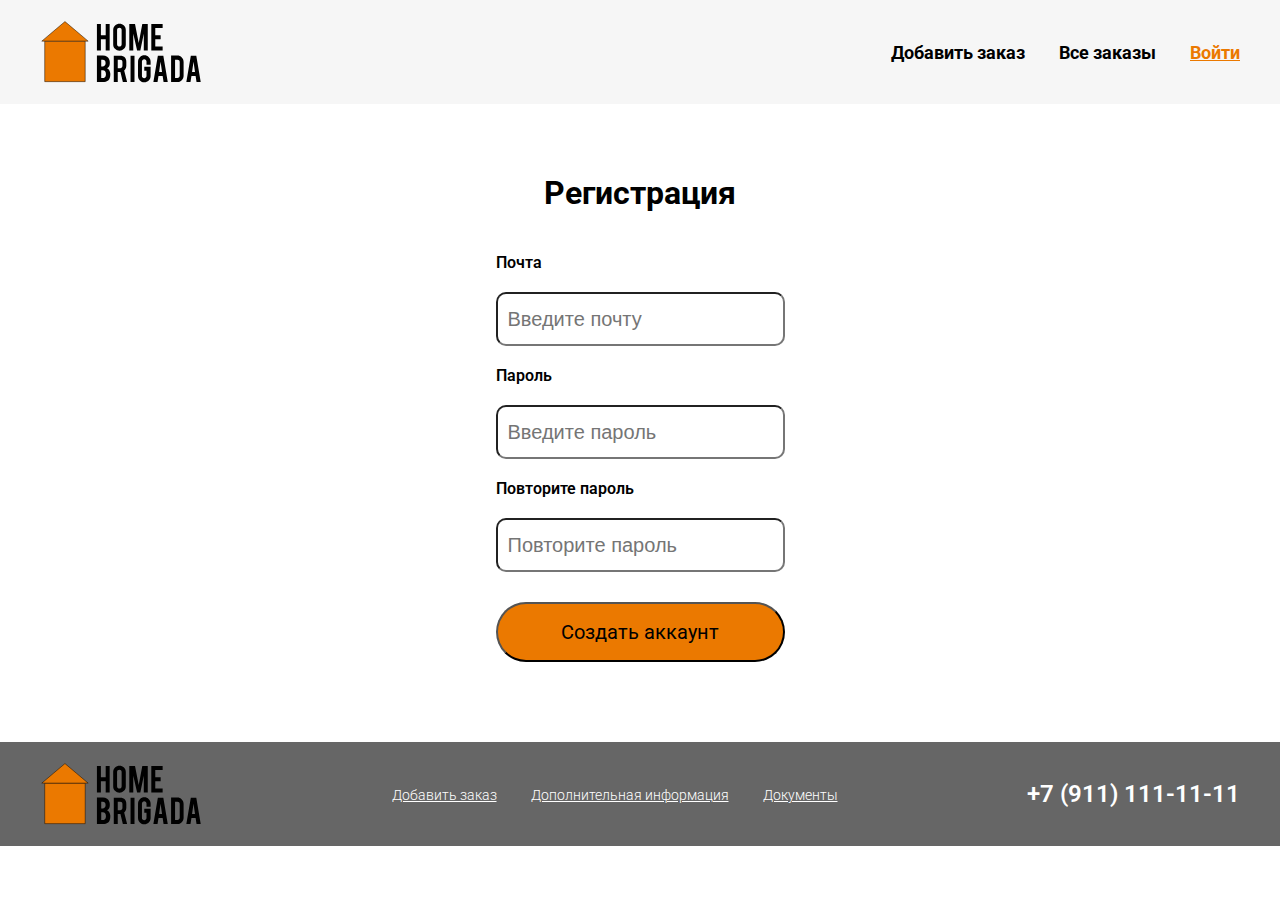
<file: signUp.html>
<!DOCTYPE html>
<html lang="en">
<head>
    <meta charset="UTF-8">
    <meta http-equiv="X-UA-Compatible" content="IE=edge">
    <meta name="viewport" content="width=device-width, initial-scale=1.0">
    <title>Создание нового аккаунта - Home Brigada</title>
    <meta name="description" content="Создайте аккаунт, чтобы отставить заказ на подбор строительной бригады"/>
    <meta name="keywords" content="подбор, строительная, бригада, заказ, исполнитель" />
    <meta property="og:title" content="Создание нового аккаунта - Home Brigada"/>
    <meta property="og:description" content="Создайте аккаунт, чтобы отставить заказ на подбор строительной бригады"/>
    <meta property="og:site_name" content="Home Brigada"/>
    <meta property="og:image" content="https://raw.githubusercontent.com/sleepyElph/sleepyElph.github.io/main/images/logo.png"/>
    <meta property="og:image:width" content="1200"/>
    <meta property="og:image:height" content="630"/>
    <meta property="og:type" content="website"/>
    <meta property="og:url" content="https://sleepyElph.github.io/"/>

    <link rel="stylesheet" href="css/signIn.css">

    <meta name="yandex-verification" content="b8d31811151a1e38" />

    <!-- Yandex.Metrika counter -->
    <script type="text/javascript" >
        (function(m,e,t,r,i,k,a){m[i]=m[i]||function(){(m[i].a=m[i].a||[]).push(arguments)};
        m[i].l=1*new Date();k=e.createElement(t),a=e.getElementsByTagName(t)[0],k.async=1,k.src=r,a.parentNode.insertBefore(k,a)})
        (window, document, "script", "https://mc.yandex.ru/metrika/tag.js", "ym");
    
        ym(81015304, "init", {
            clickmap:true,
            trackLinks:true,
            accurateTrackBounce:true,
            webvisor:true
        });
    </script>
    <noscript><div><img src="https://mc.yandex.ru/watch/81015304" style="position:absolute; left:-9999px;" alt="" /></div></noscript>
    <!-- /Yandex.Metrika counter -->
</head>
<body>
    <header class="block">
        <div class="block__wrapper">
            <a class="logoWrapper" href="index.html">
                <img src="images/logo.svg" title="HOME BRIGADA" alt="Логотип компании Home Brigada" class="logo">
            </a>
            <div class="navigation">
                <a href="addOrder.html" class="navigation__link">Добавить заказ</a>
                <a href="allOrders.html" class="navigation__link">Все заказы</a>
                <a href="signIn.html" class="navigation__link navigation__active">Войти</a>
            </div>
        </div>
    </header>

    <div class="block" id="mainContent">
        <div class="block__wrapper">
            <h1>
                Регистрация
            </h1>

            <form class="signIn" action="index.html">
                <p>Почта</p>
                <input type="email" placeholder="Введите почту">
                <p>Пароль</p>
                <input type="password" placeholder="Введите пароль">
                <p>Повторите пароль</p>
                <input type="password" placeholder="Повторите пароль">
                <button type="submit">Создать аккаунт</button>
            </form>
        </div>
    </div>

    <footer class="block">
        <div class="block__wrapper">
            <div class="logoWrapper">
                <img src="images/logo.svg" title="HOME BRIGADA" alt="Логотип компании Home Brigada" class="logo">
            </div>
            <div class="footerLinks">
                <a href="addOrder.html" class="footerLinks__link">Добавить заказ</a>
                <a href="secondary.html" class="footerLinks__link">Дополнительная информация</a>
                <a href="documents.html" class="footerLinks__link">Документы</a>
            </div>
            <a href="tel:+79111111111" class="footerPhone">+7 (911) 111-11-11</a>
        </div>
    </footer>
</body>
</html>
</file>
<file: css/index.css>
@import url("https://fonts.googleapis.com/css2?family=Roboto:ital,wght@0,300;0,400;0,500;0,700;1,300;1,400;1,500;1,700&display=swap");
h1, h2, p, div, button {
  font-family: "Roboto", sans-serif;
}

body {
  margin: 0;
}

.block {
  width: 100%;
  height: auto;
}

.block__wrapper {
  max-width: 1200px;
  margin: 0 auto;
  padding: 20px;
  display: -webkit-box;
  display: -ms-flexbox;
  display: flex;
  -webkit-box-orient: horizontal;
  -webkit-box-direction: normal;
      -ms-flex-direction: row;
          flex-direction: row;
  -ms-flex-wrap: nowrap;
      flex-wrap: nowrap;
  -webkit-box-pack: justify;
      -ms-flex-pack: justify;
          justify-content: space-between;
  -webkit-box-align: center;
      -ms-flex-align: center;
          align-items: center;
}

header {
  background-color: #f6f6f6;
}

.logoWrapper {
  width: 162px;
  height: 64px;
}

.logoWrapper .logo {
  width: 162px;
  height: 64px;
}

.navigation__link {
  color: #000000;
  font-family: "Roboto", sans-serif;
  font-size: 18px;
  font-weight: bold;
  text-decoration: none;
}

.navigation__link + .navigation__link {
  margin-left: 30px;
}

.navigation__active {
  color: #eb7900;
  text-decoration: underline;
}

footer {
  background-color: #666666;
}

.footerLinks__link {
  color: #ffffff;
  font-family: "Roboto", sans-serif;
  font-size: 14px;
  font-weight: 300;
}

.footerLinks__link + .footerLinks__link {
  margin-left: 30px;
}

.footerPhone {
  color: #ffffff;
  font-family: "Roboto", sans-serif;
  font-size: 24px;
  font-weight: 600;
  text-decoration: none;
}

@media screen and (max-width: 920px) {
  .footerLinks {
    display: -webkit-box;
    display: -ms-flexbox;
    display: flex;
    -webkit-box-orient: vertical;
    -webkit-box-direction: normal;
        -ms-flex-direction: column;
            flex-direction: column;
    -webkit-box-align: center;
        -ms-flex-align: center;
            align-items: center;
  }
  .footerLinks__link + .footerLinks__link {
    margin-top: 10px;
    margin-left: 0;
  }
}

@media screen and (max-width: 650px) {
  .logoWrapper {
    width: 122px;
    height: 48px;
  }
  .logoWrapper .logo {
    width: 122px;
    height: 48px;
  }
  .navigation {
    display: -webkit-box;
    display: -ms-flexbox;
    display: flex;
    -webkit-box-orient: vertical;
    -webkit-box-direction: normal;
        -ms-flex-direction: column;
            flex-direction: column;
    -webkit-box-align: end;
        -ms-flex-align: end;
            align-items: flex-end;
  }
  .navigation__link {
    font-size: 16px;
  }
  footer {
    padding: 30px 0;
  }
  footer .block__wrapper {
    -webkit-box-orient: vertical;
    -webkit-box-direction: normal;
        -ms-flex-direction: column;
            flex-direction: column;
  }
  .footerLinks {
    margin: 30px 0;
  }
}

h1 {
  text-align: center;
}

#searchBlock {
  padding: 60px 0;
}

#searchBlock .block__wrapper {
  -webkit-box-orient: vertical;
  -webkit-box-direction: normal;
      -ms-flex-direction: column;
          flex-direction: column;
}

.description {
  display: -webkit-box;
  display: -ms-flexbox;
  display: flex;
  -webkit-box-orient: horizontal;
  -webkit-box-direction: normal;
      -ms-flex-direction: row;
          flex-direction: row;
  -webkit-box-pack: center;
      -ms-flex-pack: center;
          justify-content: center;
}

.description__item {
  margin: 0 20px;
}

.description__count {
  font-weight: 600;
  font-size: 18px;
  color: #eb7900;
}

.search {
  max-width: 608px;
  display: -webkit-box;
  display: -ms-flexbox;
  display: flex;
  -webkit-box-orient: horizontal;
  -webkit-box-direction: normal;
      -ms-flex-direction: row;
          flex-direction: row;
  -ms-flex-wrap: wrap;
      flex-wrap: wrap;
  -webkit-box-pack: center;
      -ms-flex-pack: center;
          justify-content: center;
  margin-top: 30px;
}

.search__input {
  height: 40px;
  width: 400px;
  border-radius: 5px;
}

.search__button {
  margin-left: 20px;
  height: 46px;
  width: 180px;
  font-weight: 600;
  font-size: 18px;
  color: #ffffff;
  background-color: #eb7900;
  border-radius: 5px;
}

#howWork {
  background-color: #f6f6f6;
  padding: 60px 0;
}

#howWork .block__wrapper {
  display: -webkit-box;
  display: -ms-flexbox;
  display: flex;
  -webkit-box-orient: vertical;
  -webkit-box-direction: normal;
      -ms-flex-direction: column;
          flex-direction: column;
  -webkit-box-align: center;
      -ms-flex-align: center;
          align-items: center;
}

.cardsWrapper {
  display: -webkit-box;
  display: -ms-flexbox;
  display: flex;
  -webkit-box-orient: horizontal;
  -webkit-box-direction: normal;
      -ms-flex-direction: row;
          flex-direction: row;
  -ms-flex-wrap: wrap;
      flex-wrap: wrap;
  -webkit-box-pack: center;
      -ms-flex-pack: center;
          justify-content: center;
  -webkit-box-align: stretch;
      -ms-flex-align: stretch;
          align-items: stretch;
}

.card {
  display: -webkit-box;
  display: -ms-flexbox;
  display: flex;
  -webkit-box-orient: vertical;
  -webkit-box-direction: normal;
      -ms-flex-direction: column;
          flex-direction: column;
  -webkit-box-align: center;
      -ms-flex-align: center;
          align-items: center;
  width: 400px;
  padding: 30px;
  -webkit-box-sizing: border-box;
          box-sizing: border-box;
}

.card__image {
  width: 73px;
  height: 73px;
}

.card__image img {
  width: 73px;
  height: 73px;
}

.card__title {
  font-weight: 600;
  font-size: 18px;
  margin-top: 10px;
}

.card__description {
  font-size: 14px;
  text-align: center;
  margin-top: 10px;
}

#lastOrders {
  padding: 60px 0;
}

#lastOrders .block__wrapper {
  display: -webkit-box;
  display: -ms-flexbox;
  display: flex;
  -webkit-box-orient: vertical;
  -webkit-box-direction: normal;
      -ms-flex-direction: column;
          flex-direction: column;
  -webkit-box-align: center;
      -ms-flex-align: center;
          align-items: center;
}

.orders {
  width: 100%;
  margin-top: 20px;
}

.order {
  border: 1px solid #5c5c5c;
  padding: 10px;
  border-radius: 5px;
}

.order__header {
  display: -webkit-box;
  display: -ms-flexbox;
  display: flex;
  -webkit-box-orient: horizontal;
  -webkit-box-direction: normal;
      -ms-flex-direction: row;
          flex-direction: row;
  -webkit-box-pack: justify;
      -ms-flex-pack: justify;
          justify-content: space-between;
}

.order__title {
  font-size: 18px;
  font-weight: 600;
}

.order__price {
  width: 100px;
  font-size: 18px;
  font-weight: 600;
  text-align: end;
  -webkit-hyphens: none;
      -ms-hyphens: none;
          hyphens: none;
}

.order__description {
  margin: 20px 0;
  font-size: 14px;
}

.order__footer {
  display: -webkit-box;
  display: -ms-flexbox;
  display: flex;
  -webkit-box-orient: horizontal;
  -webkit-box-direction: normal;
      -ms-flex-direction: row;
          flex-direction: row;
  -webkit-box-pack: justify;
      -ms-flex-pack: justify;
          justify-content: space-between;
}

.order__city {
  color: #8e8e8e;
  font-size: 14px;
}

.order__time {
  font-size: 14px;
}

.order + .order {
  margin-top: 15px;
}

.showMore {
  margin-top: 30px;
}

@media screen and (max-width: 650px) {
  .search {
    -webkit-box-orient: vertical;
    -webkit-box-direction: normal;
        -ms-flex-direction: column;
            flex-direction: column;
    -webkit-box-align: center;
        -ms-flex-align: center;
            align-items: center;
  }
  .search__input {
    width: 320px;
  }
  .search__button {
    margin-top: 20px;
    margin-left: 0;
  }
}

@media screen and (max-width: 486px) {
  .description {
    -webkit-box-orient: vertical;
    -webkit-box-direction: normal;
        -ms-flex-direction: column;
            flex-direction: column;
  }
  .description__item {
    text-align: center;
  }
  .search__input {
    width: 300px;
  }
  .card {
    width: 300px;
  }
}
/*# sourceMappingURL=index.css.map */
</file>
<file: css/addOrder.css>
@import url("https://fonts.googleapis.com/css2?family=Roboto:ital,wght@0,300;0,400;0,500;0,700;1,300;1,400;1,500;1,700&display=swap");
h1, h2, p, div, button {
  font-family: "Roboto", sans-serif;
}

body {
  margin: 0;
}

.block {
  width: 100%;
  height: auto;
}

.block__wrapper {
  max-width: 1200px;
  margin: 0 auto;
  padding: 20px;
  display: -webkit-box;
  display: -ms-flexbox;
  display: flex;
  -webkit-box-orient: horizontal;
  -webkit-box-direction: normal;
      -ms-flex-direction: row;
          flex-direction: row;
  -ms-flex-wrap: nowrap;
      flex-wrap: nowrap;
  -webkit-box-pack: justify;
      -ms-flex-pack: justify;
          justify-content: space-between;
  -webkit-box-align: center;
      -ms-flex-align: center;
          align-items: center;
}

header {
  background-color: #f6f6f6;
}

.logoWrapper {
  width: 162px;
  height: 64px;
}

.logoWrapper .logo {
  width: 162px;
  height: 64px;
}

.navigation__link {
  color: #000000;
  font-family: "Roboto", sans-serif;
  font-size: 18px;
  font-weight: bold;
  text-decoration: none;
}

.navigation__link + .navigation__link {
  margin-left: 30px;
}

.navigation__active {
  color: #eb7900;
  text-decoration: underline;
}

footer {
  background-color: #666666;
}

.footerLinks__link {
  color: #ffffff;
  font-family: "Roboto", sans-serif;
  font-size: 16px;
  font-weight: 300;
}

.footerLinks__link + .footerLinks__link {
  margin-left: 30px;
}

.footerPhone {
  color: #ffffff;
  font-family: "Roboto", sans-serif;
  font-size: 24px;
  font-weight: 600;
  text-decoration: none;
}

@media screen and (max-width: 920px) {
  .footerLinks {
    display: -webkit-box;
    display: -ms-flexbox;
    display: flex;
    -webkit-box-orient: vertical;
    -webkit-box-direction: normal;
        -ms-flex-direction: column;
            flex-direction: column;
    -webkit-box-align: center;
        -ms-flex-align: center;
            align-items: center;
  }
  .footerLinks__link + .footerLinks__link {
    margin-top: 10px;
    margin-left: 0;
  }
}

@media screen and (max-width: 650px) {
  .logoWrapper {
    width: 122px;
    height: 48px;
  }
  .logoWrapper .logo {
    width: 122px;
    height: 48px;
  }
  .navigation {
    display: -webkit-box;
    display: -ms-flexbox;
    display: flex;
    -webkit-box-orient: vertical;
    -webkit-box-direction: normal;
        -ms-flex-direction: column;
            flex-direction: column;
    -webkit-box-align: end;
        -ms-flex-align: end;
            align-items: flex-end;
  }
  .navigation__link {
    font-size: 16px;
  }
  footer {
    padding: 30px 0;
  }
  footer .block__wrapper {
    -webkit-box-orient: vertical;
    -webkit-box-direction: normal;
        -ms-flex-direction: column;
            flex-direction: column;
  }
  .footerLinks {
    margin: 30px 0;
  }
}

#addOrder {
  padding: 60px 0;
}

#addOrder .block__wrapper {
  -webkit-box-orient: vertical;
  -webkit-box-direction: normal;
      -ms-flex-direction: column;
          flex-direction: column;
  -webkit-box-align: start;
      -ms-flex-align: start;
          align-items: flex-start;
}

.addOrder {
  display: -webkit-box;
  display: -ms-flexbox;
  display: flex;
  -webkit-box-orient: vertical;
  -webkit-box-direction: normal;
      -ms-flex-direction: column;
          flex-direction: column;
  width: 100%;
}

.addOrder p {
  font-weight: 600;
}

.addOrder input {
  width: 100%;
  height: 50px;
  border-radius: 10px;
  font-size: 20px;
  padding: 10px;
  -webkit-box-sizing: border-box;
          box-sizing: border-box;
}

.addOrder textarea {
  width: 100%;
  height: 170px;
  border-radius: 10px;
  font-size: 20px;
  padding: 10px;
  -webkit-box-sizing: border-box;
          box-sizing: border-box;
  border: 2px solid #000;
}

.addOrder button {
  max-width: 320px;
  height: 60px;
  font-family: "Roboto", sans-serif;
  font-size: 20px;
  background-color: #eb7900;
  border-radius: 30px;
  margin: 30px 0;
}
/*# sourceMappingURL=addOrder.css.map */
</file>
<file: css/allOrders.css>
@import url("https://fonts.googleapis.com/css2?family=Roboto:ital,wght@0,300;0,400;0,500;0,700;1,300;1,400;1,500;1,700&display=swap");
h1, h2, p, div, button {
  font-family: "Roboto", sans-serif;
}

body {
  margin: 0;
}

.block {
  width: 100%;
  height: auto;
}

.block__wrapper {
  max-width: 1200px;
  margin: 0 auto;
  padding: 20px;
  display: -webkit-box;
  display: -ms-flexbox;
  display: flex;
  -webkit-box-orient: horizontal;
  -webkit-box-direction: normal;
      -ms-flex-direction: row;
          flex-direction: row;
  -ms-flex-wrap: nowrap;
      flex-wrap: nowrap;
  -webkit-box-pack: justify;
      -ms-flex-pack: justify;
          justify-content: space-between;
  -webkit-box-align: center;
      -ms-flex-align: center;
          align-items: center;
}

header {
  background-color: #f6f6f6;
}

.logoWrapper {
  width: 162px;
  height: 64px;
}

.logoWrapper .logo {
  width: 162px;
  height: 64px;
}

.navigation__link {
  color: #000000;
  font-family: "Roboto", sans-serif;
  font-size: 18px;
  font-weight: bold;
  text-decoration: none;
}

.navigation__link + .navigation__link {
  margin-left: 30px;
}

.navigation__active {
  color: #eb7900;
  text-decoration: underline;
}

footer {
  background-color: #666666;
}

.footerLinks__link {
  color: #ffffff;
  font-family: "Roboto", sans-serif;
  font-size: 14px;
  font-weight: 300;
}

.footerLinks__link + .footerLinks__link {
  margin-left: 30px;
}

.footerPhone {
  color: #ffffff;
  font-family: "Roboto", sans-serif;
  font-size: 24px;
  font-weight: 600;
  text-decoration: none;
}

@media screen and (max-width: 920px) {
  .footerLinks {
    display: -webkit-box;
    display: -ms-flexbox;
    display: flex;
    -webkit-box-orient: vertical;
    -webkit-box-direction: normal;
        -ms-flex-direction: column;
            flex-direction: column;
    -webkit-box-align: center;
        -ms-flex-align: center;
            align-items: center;
  }
  .footerLinks__link + .footerLinks__link {
    margin-top: 10px;
    margin-left: 0;
  }
}

@media screen and (max-width: 650px) {
  .logoWrapper {
    width: 122px;
    height: 48px;
  }
  .logoWrapper .logo {
    width: 122px;
    height: 48px;
  }
  .navigation {
    display: -webkit-box;
    display: -ms-flexbox;
    display: flex;
    -webkit-box-orient: vertical;
    -webkit-box-direction: normal;
        -ms-flex-direction: column;
            flex-direction: column;
    -webkit-box-align: end;
        -ms-flex-align: end;
            align-items: flex-end;
  }
  .navigation__link {
    font-size: 16px;
  }
  footer {
    padding: 30px 0;
  }
  footer .block__wrapper {
    -webkit-box-orient: vertical;
    -webkit-box-direction: normal;
        -ms-flex-direction: column;
            flex-direction: column;
  }
  .footerLinks {
    margin: 30px 0;
  }
}

#lastOrders {
  padding: 60px 0;
}

#lastOrders .block__wrapper {
  display: -webkit-box;
  display: -ms-flexbox;
  display: flex;
  -webkit-box-orient: vertical;
  -webkit-box-direction: normal;
      -ms-flex-direction: column;
          flex-direction: column;
  -webkit-box-align: center;
      -ms-flex-align: center;
          align-items: center;
}

.orders {
  width: 100%;
  margin-top: 20px;
}

.order {
  border: 1px solid #5c5c5c;
  padding: 10px;
  border-radius: 5px;
}

.order__header {
  display: -webkit-box;
  display: -ms-flexbox;
  display: flex;
  -webkit-box-orient: horizontal;
  -webkit-box-direction: normal;
      -ms-flex-direction: row;
          flex-direction: row;
  -webkit-box-pack: justify;
      -ms-flex-pack: justify;
          justify-content: space-between;
}

.order__title {
  font-size: 18px;
  font-weight: 600;
}

.order__price {
  width: 100px;
  font-size: 18px;
  font-weight: 600;
  text-align: end;
  -webkit-hyphens: none;
      -ms-hyphens: none;
          hyphens: none;
}

.order__description {
  margin: 20px 0;
  font-size: 14px;
}

.order__footer {
  display: -webkit-box;
  display: -ms-flexbox;
  display: flex;
  -webkit-box-orient: horizontal;
  -webkit-box-direction: normal;
      -ms-flex-direction: row;
          flex-direction: row;
  -webkit-box-pack: justify;
      -ms-flex-pack: justify;
          justify-content: space-between;
}

.order__city {
  color: #8e8e8e;
  font-size: 14px;
}

.order__time {
  font-size: 14px;
}

.order + .order {
  margin-top: 15px;
}

.showMore {
  margin-top: 30px;
}
/*# sourceMappingURL=allOrders.css.map */
</file>
<file: css/order.css>
@import url("https://fonts.googleapis.com/css2?family=Roboto:ital,wght@0,300;0,400;0,500;0,700;1,300;1,400;1,500;1,700&display=swap");
h1, h2, p, div, button {
  font-family: "Roboto", sans-serif;
}

body {
  margin: 0;
}

.block {
  width: 100%;
  height: auto;
}

.block__wrapper {
  max-width: 1200px;
  margin: 0 auto;
  padding: 20px;
  display: -webkit-box;
  display: -ms-flexbox;
  display: flex;
  -webkit-box-orient: horizontal;
  -webkit-box-direction: normal;
      -ms-flex-direction: row;
          flex-direction: row;
  -ms-flex-wrap: nowrap;
      flex-wrap: nowrap;
  -webkit-box-pack: justify;
      -ms-flex-pack: justify;
          justify-content: space-between;
  -webkit-box-align: center;
      -ms-flex-align: center;
          align-items: center;
}

header {
  background-color: #f6f6f6;
}

.logoWrapper {
  width: 162px;
  height: 64px;
}

.logoWrapper .logo {
  width: 162px;
  height: 64px;
}

.navigation__link {
  color: #000000;
  font-family: "Roboto", sans-serif;
  font-size: 18px;
  font-weight: bold;
  text-decoration: none;
}

.navigation__link + .navigation__link {
  margin-left: 30px;
}

.navigation__active {
  color: #eb7900;
  text-decoration: underline;
}

footer {
  background-color: #666666;
}

.footerLinks__link {
  color: #ffffff;
  font-family: "Roboto", sans-serif;
  font-size: 14px;
  font-weight: 300;
}

.footerLinks__link + .footerLinks__link {
  margin-left: 30px;
}

.footerPhone {
  color: #ffffff;
  font-family: "Roboto", sans-serif;
  font-size: 24px;
  font-weight: 600;
  text-decoration: none;
}

@media screen and (max-width: 920px) {
  .footerLinks {
    display: -webkit-box;
    display: -ms-flexbox;
    display: flex;
    -webkit-box-orient: vertical;
    -webkit-box-direction: normal;
        -ms-flex-direction: column;
            flex-direction: column;
    -webkit-box-align: center;
        -ms-flex-align: center;
            align-items: center;
  }
  .footerLinks__link + .footerLinks__link {
    margin-top: 10px;
    margin-left: 0;
  }
}

@media screen and (max-width: 650px) {
  .logoWrapper {
    width: 122px;
    height: 48px;
  }
  .logoWrapper .logo {
    width: 122px;
    height: 48px;
  }
  .navigation {
    display: -webkit-box;
    display: -ms-flexbox;
    display: flex;
    -webkit-box-orient: vertical;
    -webkit-box-direction: normal;
        -ms-flex-direction: column;
            flex-direction: column;
    -webkit-box-align: end;
        -ms-flex-align: end;
            align-items: flex-end;
  }
  .navigation__link {
    font-size: 16px;
  }
  footer {
    padding: 30px 0;
  }
  footer .block__wrapper {
    -webkit-box-orient: vertical;
    -webkit-box-direction: normal;
        -ms-flex-direction: column;
            flex-direction: column;
  }
  .footerLinks {
    margin: 30px 0;
  }
}

#aboutOrder {
  padding: 60px 0;
}

#aboutOrder .block__wrapper {
  display: -webkit-box;
  display: -ms-flexbox;
  display: flex;
  -webkit-box-orient: vertical;
  -webkit-box-direction: normal;
      -ms-flex-direction: column;
          flex-direction: column;
  -webkit-box-align: center;
      -ms-flex-align: center;
          align-items: center;
}

.orderInfo {
  width: 100%;
  display: -webkit-box;
  display: -ms-flexbox;
  display: flex;
  -webkit-box-orient: horizontal;
  -webkit-box-direction: normal;
      -ms-flex-direction: row;
          flex-direction: row;
  -webkit-box-pack: start;
      -ms-flex-pack: start;
          justify-content: start;
  -webkit-box-align: stretch;
      -ms-flex-align: stretch;
          align-items: stretch;
  margin-top: 20px;
}

.orderInfo__info {
  margin-left: 30px;
}

.description {
  width: 100%;
  text-align: start;
  margin: 30px 0;
}

.callback {
  display: -webkit-box;
  display: -ms-flexbox;
  display: flex;
  -webkit-box-orient: vertical;
  -webkit-box-direction: normal;
      -ms-flex-direction: column;
          flex-direction: column;
  width: 100%;
}

.callback p {
  font-weight: 600;
}

.callback input {
  width: 100%;
  height: 50px;
  border-radius: 10px;
  font-size: 20px;
  padding: 10px;
  -webkit-box-sizing: border-box;
          box-sizing: border-box;
}

.callback textarea {
  width: 100%;
  height: 170px;
  border-radius: 10px;
  font-size: 20px;
  padding: 10px;
  -webkit-box-sizing: border-box;
          box-sizing: border-box;
  border: 2px solid #000;
}

.callback button {
  max-width: 320px;
  height: 60px;
  font-family: "Roboto", sans-serif;
  font-size: 20px;
  background-color: #eb7900;
  border-radius: 30px;
  margin: 30px 0;
}

.orders {
  width: 100%;
  margin-top: 20px;
}

.order {
  border: 1px solid #5c5c5c;
  padding: 10px;
  border-radius: 5px;
}

.order__header {
  display: -webkit-box;
  display: -ms-flexbox;
  display: flex;
  -webkit-box-orient: horizontal;
  -webkit-box-direction: normal;
      -ms-flex-direction: row;
          flex-direction: row;
  -webkit-box-pack: justify;
      -ms-flex-pack: justify;
          justify-content: space-between;
}

.order__title {
  font-size: 18px;
  font-weight: 600;
}

.order__price {
  width: 100px;
  font-size: 18px;
  font-weight: 600;
  text-align: end;
  -webkit-hyphens: none;
      -ms-hyphens: none;
          hyphens: none;
}

.order__description {
  margin: 20px 0;
  font-size: 14px;
}

.order__footer {
  display: -webkit-box;
  display: -ms-flexbox;
  display: flex;
  -webkit-box-orient: horizontal;
  -webkit-box-direction: normal;
      -ms-flex-direction: row;
          flex-direction: row;
  -webkit-box-pack: justify;
      -ms-flex-pack: justify;
          justify-content: space-between;
}

.order__city {
  color: #8e8e8e;
  font-size: 14px;
}

.order__time {
  font-size: 14px;
}

.order + .order {
  margin-top: 15px;
}

.showMore {
  margin-top: 30px;
}

@media screen and (max-width: 960px) {
  .orderInfo {
    -webkit-box-orient: vertical;
    -webkit-box-direction: reverse;
        -ms-flex-direction: column-reverse;
            flex-direction: column-reverse;
    -webkit-box-align: stretch;
        -ms-flex-align: stretch;
            align-items: stretch;
  }
  .orderInfo__map {
    width: 100%;
  }
  .orderInfo__info {
    margin-left: 0;
  }
}
/*# sourceMappingURL=order.css.map */
</file>
<file: css/signIn.css>
@import url("https://fonts.googleapis.com/css2?family=Roboto:ital,wght@0,300;0,400;0,500;0,700;1,300;1,400;1,500;1,700&display=swap");
h1, h2, p, div, button {
  font-family: "Roboto", sans-serif;
}

body {
  margin: 0;
}

.block {
  width: 100%;
  height: auto;
}

.block__wrapper {
  max-width: 1200px;
  margin: 0 auto;
  padding: 20px;
  display: -webkit-box;
  display: -ms-flexbox;
  display: flex;
  -webkit-box-orient: horizontal;
  -webkit-box-direction: normal;
      -ms-flex-direction: row;
          flex-direction: row;
  -ms-flex-wrap: nowrap;
      flex-wrap: nowrap;
  -webkit-box-pack: justify;
      -ms-flex-pack: justify;
          justify-content: space-between;
  -webkit-box-align: center;
      -ms-flex-align: center;
          align-items: center;
}

header {
  background-color: #f6f6f6;
}

.logoWrapper {
  width: 162px;
  height: 64px;
}

.logoWrapper .logo {
  width: 162px;
  height: 64px;
}

.navigation__link {
  color: #000000;
  font-family: "Roboto", sans-serif;
  font-size: 18px;
  font-weight: bold;
  text-decoration: none;
}

.navigation__link + .navigation__link {
  margin-left: 30px;
}

.navigation__active {
  color: #eb7900;
  text-decoration: underline;
}

footer {
  background-color: #666666;
}

.footerLinks__link {
  color: #ffffff;
  font-family: "Roboto", sans-serif;
  font-size: 14px;
  font-weight: 300;
}

.footerLinks__link + .footerLinks__link {
  margin-left: 30px;
}

.footerPhone {
  color: #ffffff;
  font-family: "Roboto", sans-serif;
  font-size: 24px;
  font-weight: 600;
  text-decoration: none;
}

@media screen and (max-width: 920px) {
  .footerLinks {
    display: -webkit-box;
    display: -ms-flexbox;
    display: flex;
    -webkit-box-orient: vertical;
    -webkit-box-direction: normal;
        -ms-flex-direction: column;
            flex-direction: column;
    -webkit-box-align: center;
        -ms-flex-align: center;
            align-items: center;
  }
  .footerLinks__link + .footerLinks__link {
    margin-top: 10px;
    margin-left: 0;
  }
}

@media screen and (max-width: 650px) {
  .logoWrapper {
    width: 122px;
    height: 48px;
  }
  .logoWrapper .logo {
    width: 122px;
    height: 48px;
  }
  .navigation {
    display: -webkit-box;
    display: -ms-flexbox;
    display: flex;
    -webkit-box-orient: vertical;
    -webkit-box-direction: normal;
        -ms-flex-direction: column;
            flex-direction: column;
    -webkit-box-align: end;
        -ms-flex-align: end;
            align-items: flex-end;
  }
  .navigation__link {
    font-size: 16px;
  }
  footer {
    padding: 30px 0;
  }
  footer .block__wrapper {
    -webkit-box-orient: vertical;
    -webkit-box-direction: normal;
        -ms-flex-direction: column;
            flex-direction: column;
  }
  .footerLinks {
    margin: 30px 0;
  }
}

h1 {
  margin-top: 20px;
}

.signIn {
  display: -webkit-box;
  display: -ms-flexbox;
  display: flex;
  -webkit-box-orient: vertical;
  -webkit-box-direction: normal;
      -ms-flex-direction: column;
          flex-direction: column;
}

.signIn p {
  font-weight: 600;
}

.signIn input {
  max-width: 300px;
  height: 30px;
  border-radius: 10px;
  font-size: 20px;
  padding: 10px;
}

.signIn button {
  max-width: 320px;
  height: 60px;
  font-family: "Roboto", sans-serif;
  font-size: 20px;
  background-color: #eb7900;
  border-radius: 30px;
  margin: 30px 0;
}

#mainContent {
  padding: 30px 0;
}

#mainContent .block__wrapper {
  -webkit-box-orient: vertical;
  -webkit-box-direction: normal;
      -ms-flex-direction: column;
          flex-direction: column;
}

#mainContent .block__wrapper p {
  margin: 20px 0;
}

#mainContent .block__wrapper a {
  margin-bottom: 30px;
}
/*# sourceMappingURL=signIn.css.map */
</file>
